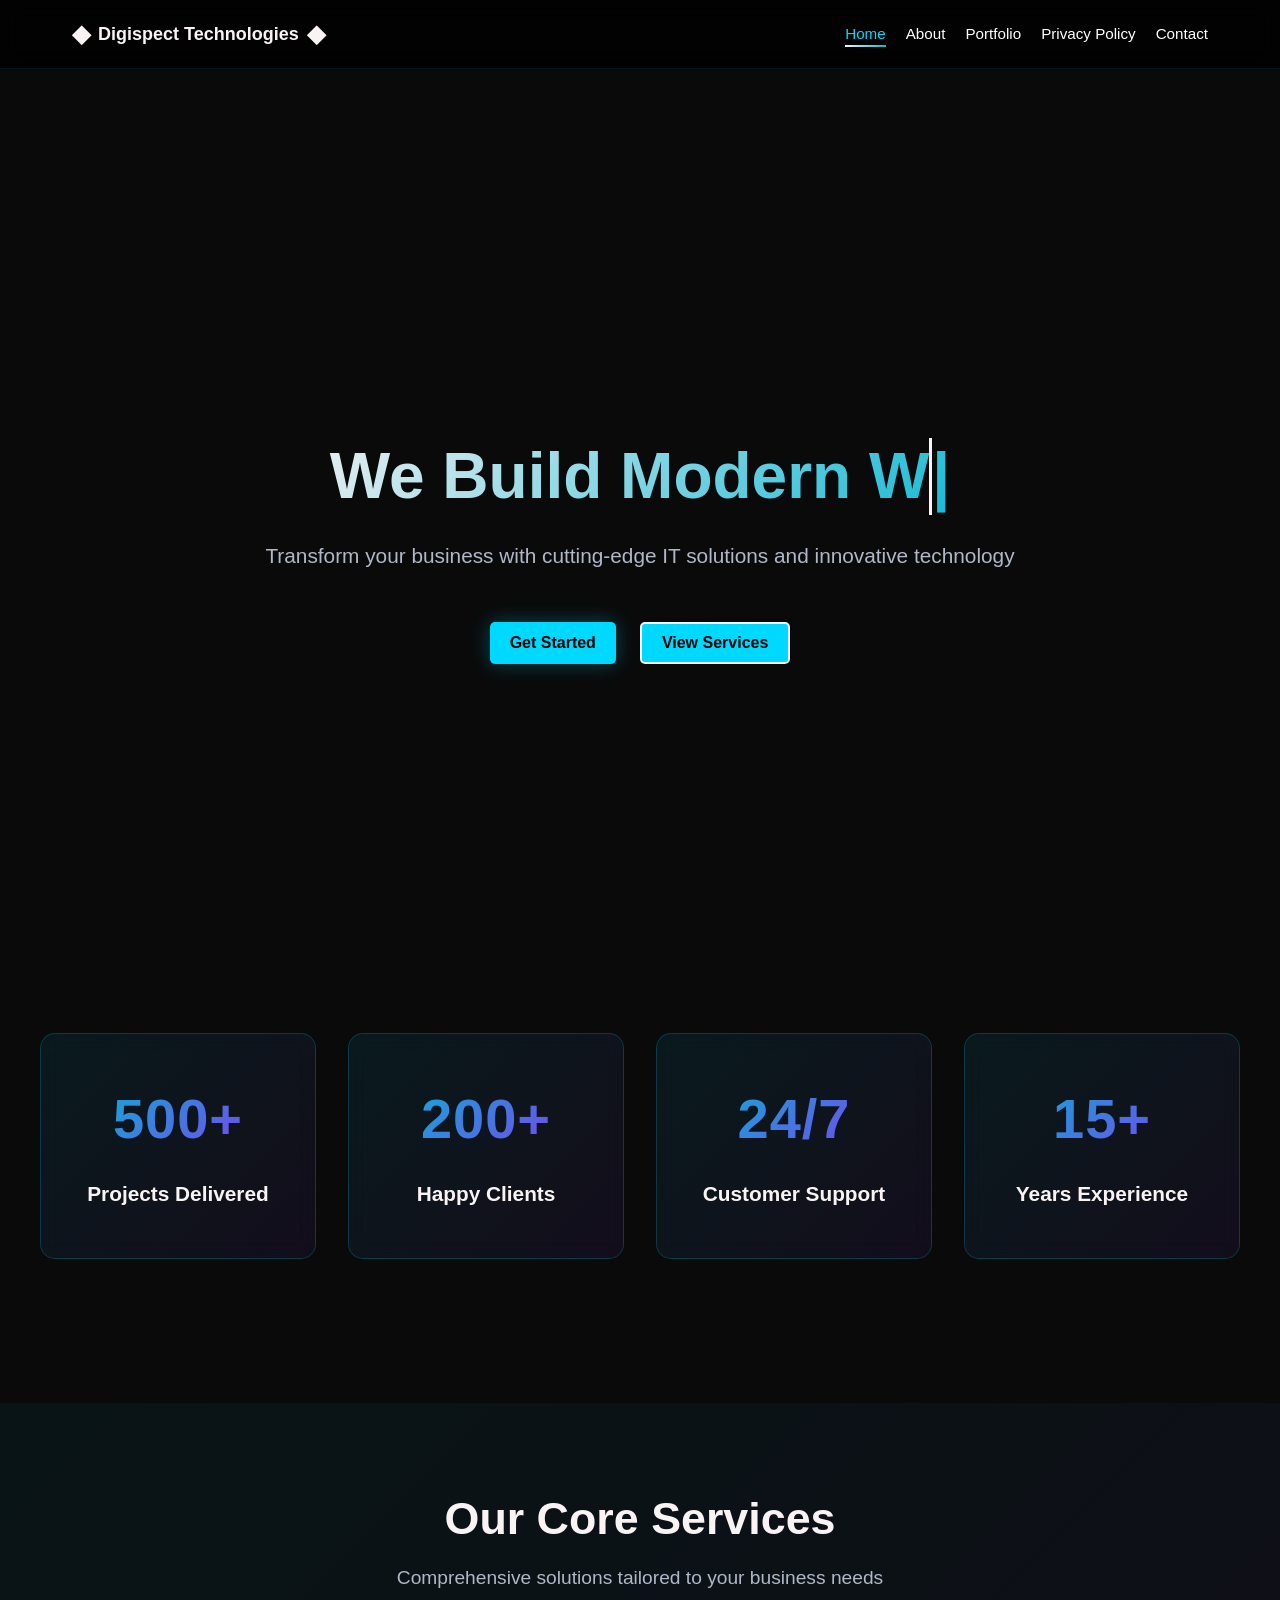
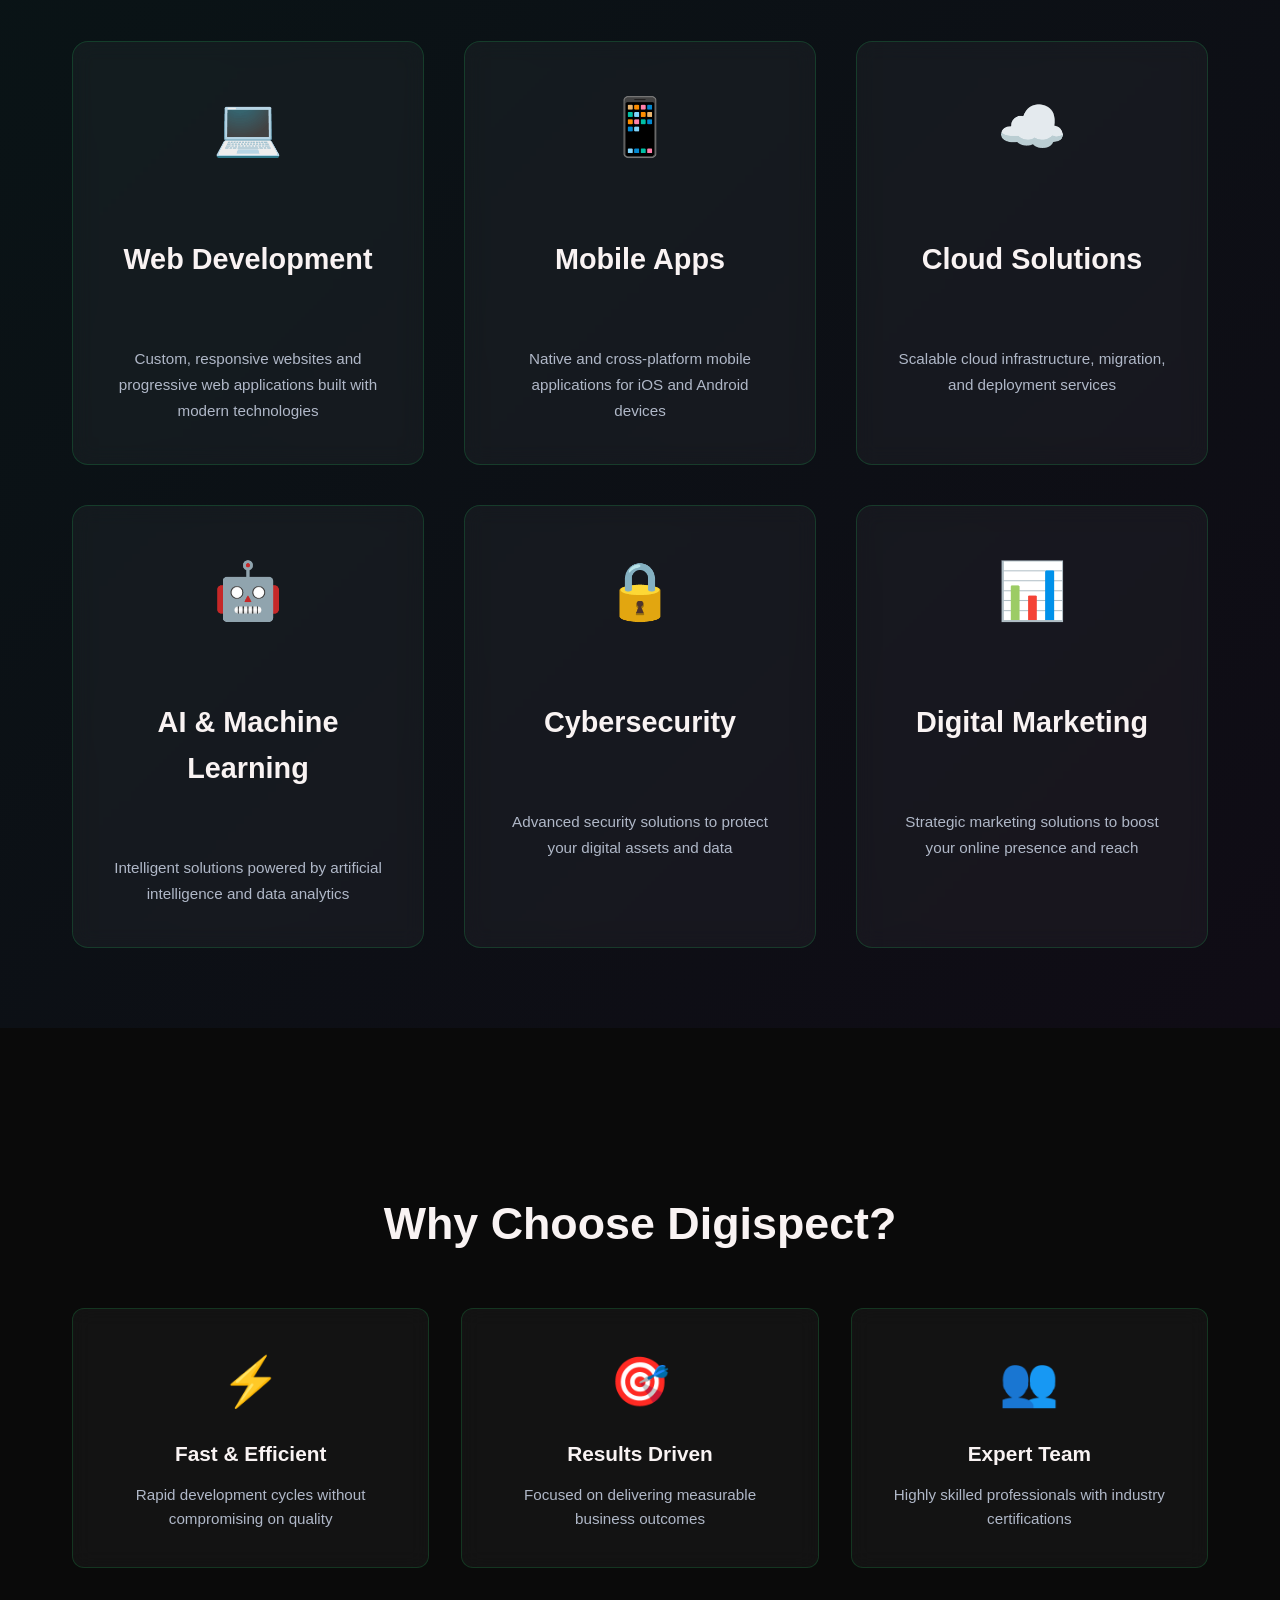
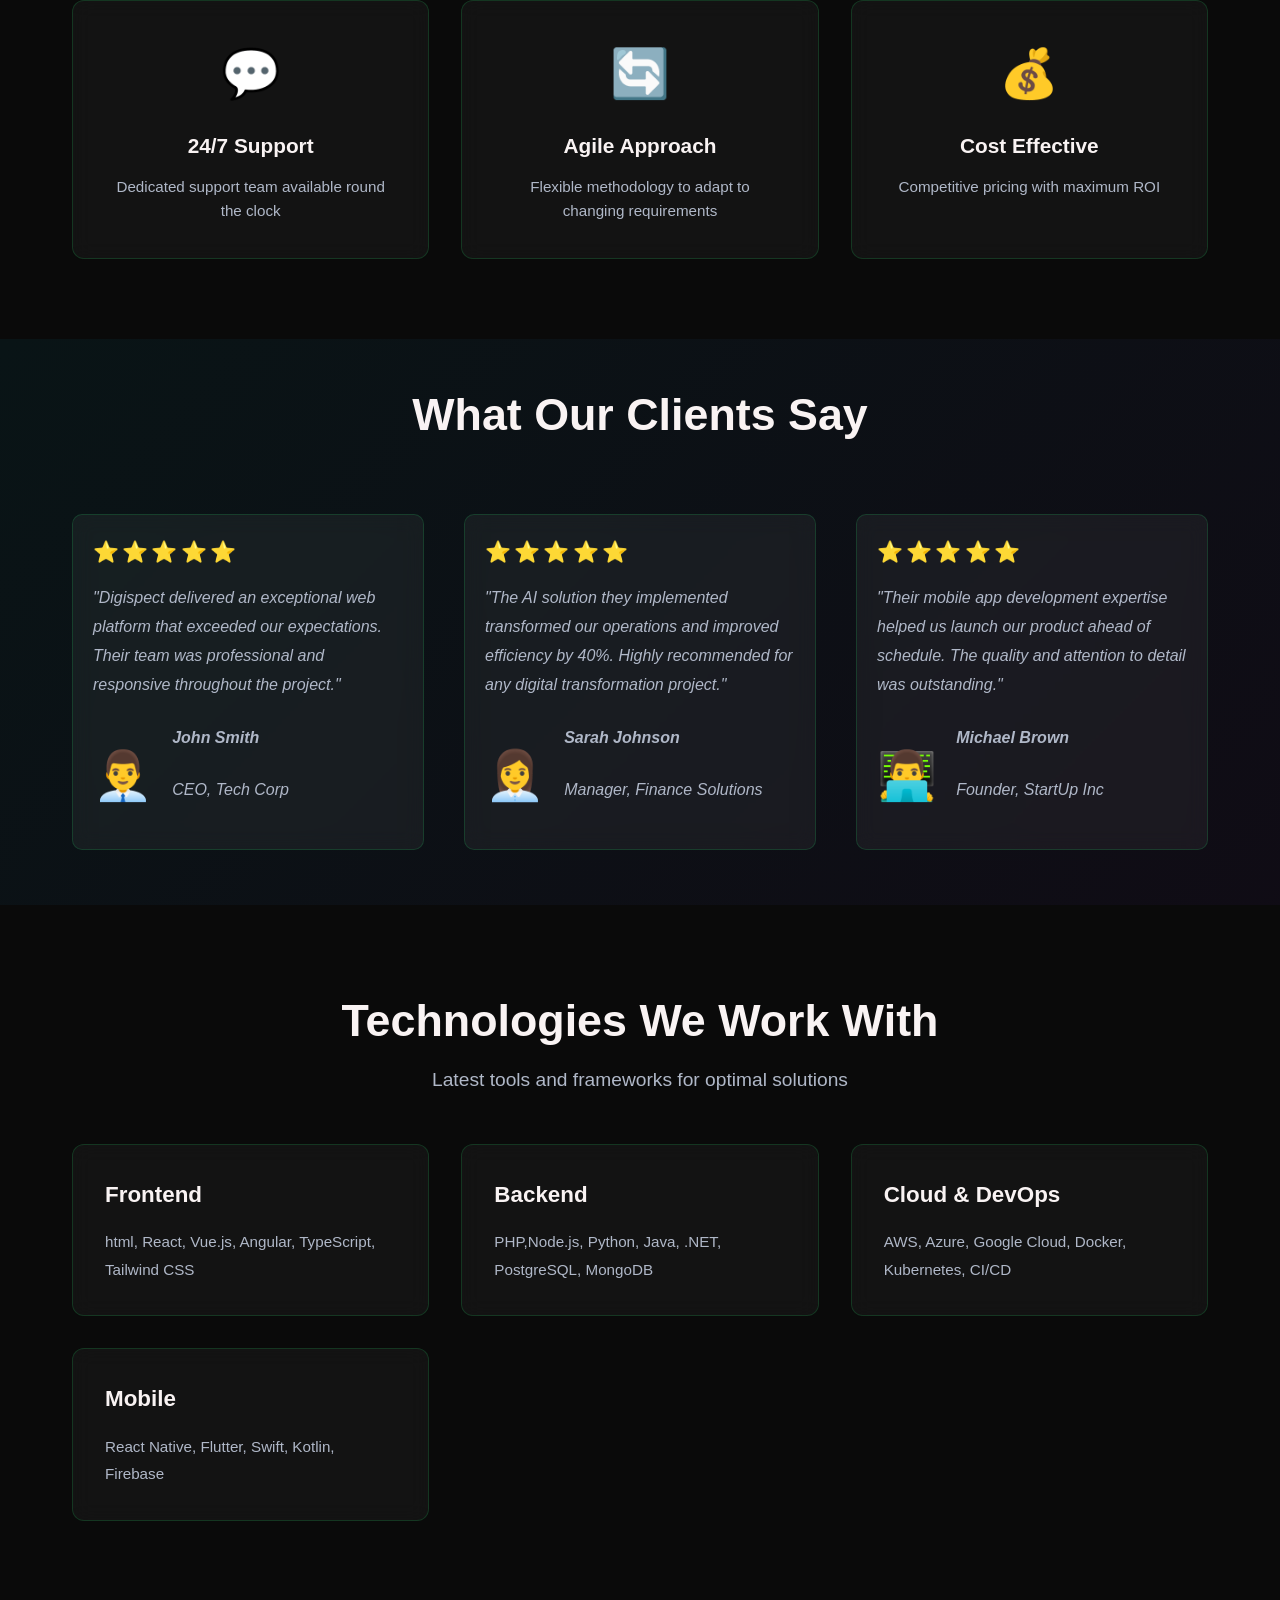
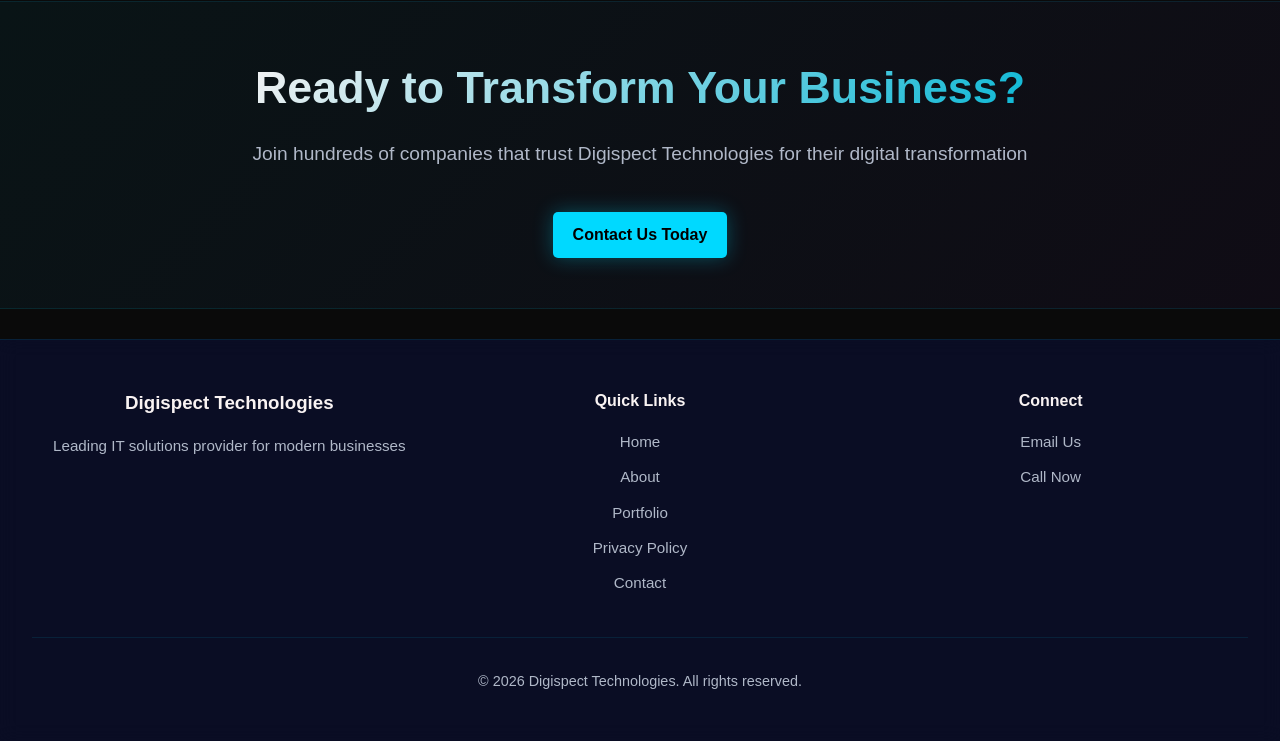
<file: index.html>
<!DOCTYPE html>
<html lang="en">
<head>
    <meta charset="UTF-8">
    <meta name="viewport" content="width=device-width, initial-scale=1.0">
    <title>Digispect Technologies </title>
    <link rel="stylesheet" href="style.css">
</head>
<body>
    <!-- Navigation Bar -->
    <nav class="navbar">
        <div class="nav-container">
            <div class="nav-logo">
                <span class="logo-icon">◆</span>
                <span class="logo-text">Digispect Technologies</span>
                  <span class="logo-icon">◆</span>
            </div>
            <ul class="nav-menu">
                <li class="nav-item"><a href="index.html" class="nav-link active">Home</a></li>
                <li class="nav-item"><a href="about.html" class="nav-link">About</a></li>      
                <li class="nav-item"><a href="portfolio.html" class="nav-link">Portfolio</a></li>
                <li class="nav-item"><a href="privacy.html" class="nav-link">Privacy Policy</a></li>
                 <li class="nav-item"><a href="contact.html" class="nav-link">Contact</a></li>
            </ul>
            <div class="hamburger">
                <span></span>
                <span></span>
                <span></span>
            </div>
        </div>
    </nav>

    <!-- Particle Background -->
    <canvas id="particleCanvas" class="particle-canvas"></canvas>

    <!-- Hero Section -->
    <section class="hero">
        <div class="hero-content">
            <div class="hero-text">
                <h1 class="hero-title">
                    <span class="typing-text"></span><span class="typing-cursor">|</span>
                </h1>
                <p class="hero-subtitle">Transform your business with cutting-edge IT solutions and innovative technology</p>
                <div class="hero-buttons">
                    <button class="btn btn-primary" onclick="document.getElementById('contact-section').scrollIntoView({behavior: 'smooth'})">Get Started</button>
                    <button class="btn btn-secondary" onclick="location.href='services.html'">View Services</button>
                </div>
            </div>
        </div>
    </section>

    <!-- Stats Section -->
    <section class="stats">
        <div class="stats-container">
            <div class="stat-card">
                <div class="stat-number">500+</div>
                <div class="stat-label">Projects Delivered</div>
            </div>
            <div class="stat-card">
                <div class="stat-number">200+</div>
                <div class="stat-label">Happy Clients</div>
            </div>
            <div class="stat-card">
                <div class="stat-number">24/7</div>
                <div class="stat-label">Customer Support</div>
            </div>
            <div class="stat-card">
                <div class="stat-number">15+</div>
                <div class="stat-label">Years Experience</div>
            </div>
        </div>
    </section>

    <!-- Featured Services Section -->
    <section class="featured-services">
        <div class="content-container">
            <h2>Our Core Services</h2>
            <p class="section-subtitle">Comprehensive solutions tailored to your business needs</p>
            <div class="services-grid">
                <div class="service-card">
                    <div class="service-icon">💻</div>
                    <h3>Web Development</h3>
                    <p>Custom, responsive websites and progressive web applications built with modern technologies</p>
                </div>
                <div class="service-card">
                    <div class="service-icon">📱</div>
                    <h3>Mobile Apps</h3>
                    <p>Native and cross-platform mobile applications for iOS and Android devices</p>
                </div>
                <div class="service-card">
                    <div class="service-icon">☁️</div>
                    <h3>Cloud Solutions</h3>
                    <p>Scalable cloud infrastructure, migration, and deployment services</p>
                </div>
                <div class="service-card">
                    <div class="service-icon">🤖</div>
                    <h3>AI & Machine Learning</h3>
                    <p>Intelligent solutions powered by artificial intelligence and data analytics</p>
                </div>
                <div class="service-card">
                    <div class="service-icon">🔒</div>
                    <h3>Cybersecurity</h3>
                    <p>Advanced security solutions to protect your digital assets and data</p>
                </div>
                <div class="service-card">
                    <div class="service-icon">📊</div>
                    <h3>Digital Marketing</h3>
                    <p>Strategic marketing solutions to boost your online presence and reach</p>
                </div>
            </div>
        </div>
    </section>

    <!-- Why Choose Us Section -->
    <section class="why-choose-us">
        <div class="content-container">
            <h2>Why Choose Digispect?</h2>
            <div class="features-grid">
                <div class="feature-item">
                    <div class="feature-icon">⚡</div>
                    <h4>Fast & Efficient</h4>
                    <p>Rapid development cycles without compromising on quality</p>
                </div>
                <div class="feature-item">
                    <div class="feature-icon">🎯</div>
                    <h4>Results Driven</h4>
                    <p>Focused on delivering measurable business outcomes</p>
                </div>
                <div class="feature-item">
                    <div class="feature-icon">👥</div>
                    <h4>Expert Team</h4>
                    <p>Highly skilled professionals with industry certifications</p>
                </div>
                <div class="feature-item">
                    <div class="feature-icon">💬</div>
                    <h4>24/7 Support</h4>
                    <p>Dedicated support team available round the clock</p>
                </div>
                <div class="feature-item">
                    <div class="feature-icon">🔄</div>
                    <h4>Agile Approach</h4>
                    <p>Flexible methodology to adapt to changing requirements</p>
                </div>
                <div class="feature-item">
                    <div class="feature-icon">💰</div>
                    <h4>Cost Effective</h4>
                    <p>Competitive pricing with maximum ROI</p>
                </div>
            </div>
        </div>
    </section>

    <!-- Testimonials Section -->
    <section class="testimonials">
        <div class="content-container">
            <h2>What Our Clients Say</h2>
            <div class="testimonials-grid">
                <div class="testimonial-card">
                    <div class="stars">⭐⭐⭐⭐⭐</div>
                    <p class="testimonial-text">"Digispect delivered an exceptional web platform that exceeded our expectations. Their team was professional and responsive throughout the project."</p>
                    <div class="testimonial-author">
                        <div class="author-avatar">👨‍💼</div>
                        <div>
                            <p class="author-name">John Smith</p>
                            <p class="author-title">CEO, Tech Corp</p>
                        </div>
                    </div>
                </div>
                <div class="testimonial-card">
                    <div class="stars">⭐⭐⭐⭐⭐</div>
                    <p class="testimonial-text">"The AI solution they implemented transformed our operations and improved efficiency by 40%. Highly recommended for any digital transformation project."</p>
                    <div class="testimonial-author">
                        <div class="author-avatar">👩‍💼</div>
                        <div>
                            <p class="author-name">Sarah Johnson</p>
                            <p class="author-title">Manager, Finance Solutions</p>
                        </div>
                    </div>
                </div>
                <div class="testimonial-card">
                    <div class="stars">⭐⭐⭐⭐⭐</div>
                    <p class="testimonial-text">"Their mobile app development expertise helped us launch our product ahead of schedule. The quality and attention to detail was outstanding."</p>
                    <div class="testimonial-author">
                        <div class="author-avatar">👨‍💻</div>
                        <div>
                            <p class="author-name">Michael Brown</p>
                            <p class="author-title">Founder, StartUp Inc</p>
                        </div>
                    </div>
                </div>
            </div>
        </div>
    </section>

    <!-- Technologies Section -->
    <section class="technologies">
        <div class="content-container">
            <h2>Technologies We Work With</h2>
            <p class="section-subtitle">Latest tools and frameworks for optimal solutions</p>
            <div class="tech-categories">
                <div class="tech-category">
                    <h4>Frontend</h4>
                    <div class="tech-list">html, React, Vue.js, Angular, TypeScript, Tailwind CSS</div>
                </div>
                <div class="tech-category">
                    <h4>Backend</h4>
                    <div class="tech-list">PHP,Node.js, Python, Java, .NET, PostgreSQL, MongoDB</div>
                </div>
                <div class="tech-category">
                    <h4>Cloud & DevOps</h4>
                    <div class="tech-list">AWS, Azure, Google Cloud, Docker, Kubernetes, CI/CD</div>
                </div>
                <div class="tech-category">
                    <h4>Mobile</h4>
                    <div class="tech-list">React Native, Flutter, Swift, Kotlin, Firebase</div>
                </div>
            </div>
        </div>
    </section>

    <!-- Call to Action Section -->
    <section class="cta" id="contact-section">
        <div class="cta-content">
            <h2>Ready to Transform Your Business?</h2>
            <p>Join hundreds of companies that trust Digispect Technologies for their digital transformation</p>
            <a href="contact.html" class="btn btn-primary">Contact Us Today</a>
        </div>
    </section>

    <!-- Footer -->
    <footer class="footer">
        <div class="footer-content">
            <div class="footer-section">
                <h3>Digispect Technologies</h3>
                <p>Leading IT solutions provider for modern businesses</p>
            </div>
            <div class="footer-section">
                <h4>Quick Links</h4>
                <ul>
                    <li><a href="index.html">Home</a></li>
                    <li><a href="about.html">About</a></li>
                    <li><a href="portfolio.html">Portfolio</a></li>
                    <li><a href="privacy.html">Privacy Policy</a></li>
                      <li><a href="contact.html">Contact</a></li>
                </ul>
            </div>
        
            <div class="footer-section">
                <h4>Connect</h4>
                <ul>
                    <li><a href="mailto:info@digispect.com">Email Us</a></li>
                    <li><a href="tel:+1234567890">Call Now</a></li>
                   
                </ul>
            </div>
        </div>
        <div class="footer-bottom">
            <p>&copy; 2026 Digispect Technologies. All rights reserved.</p>
        </div>
    </footer>

    <script src="script.js"></script>
</body>
</html>
</file>
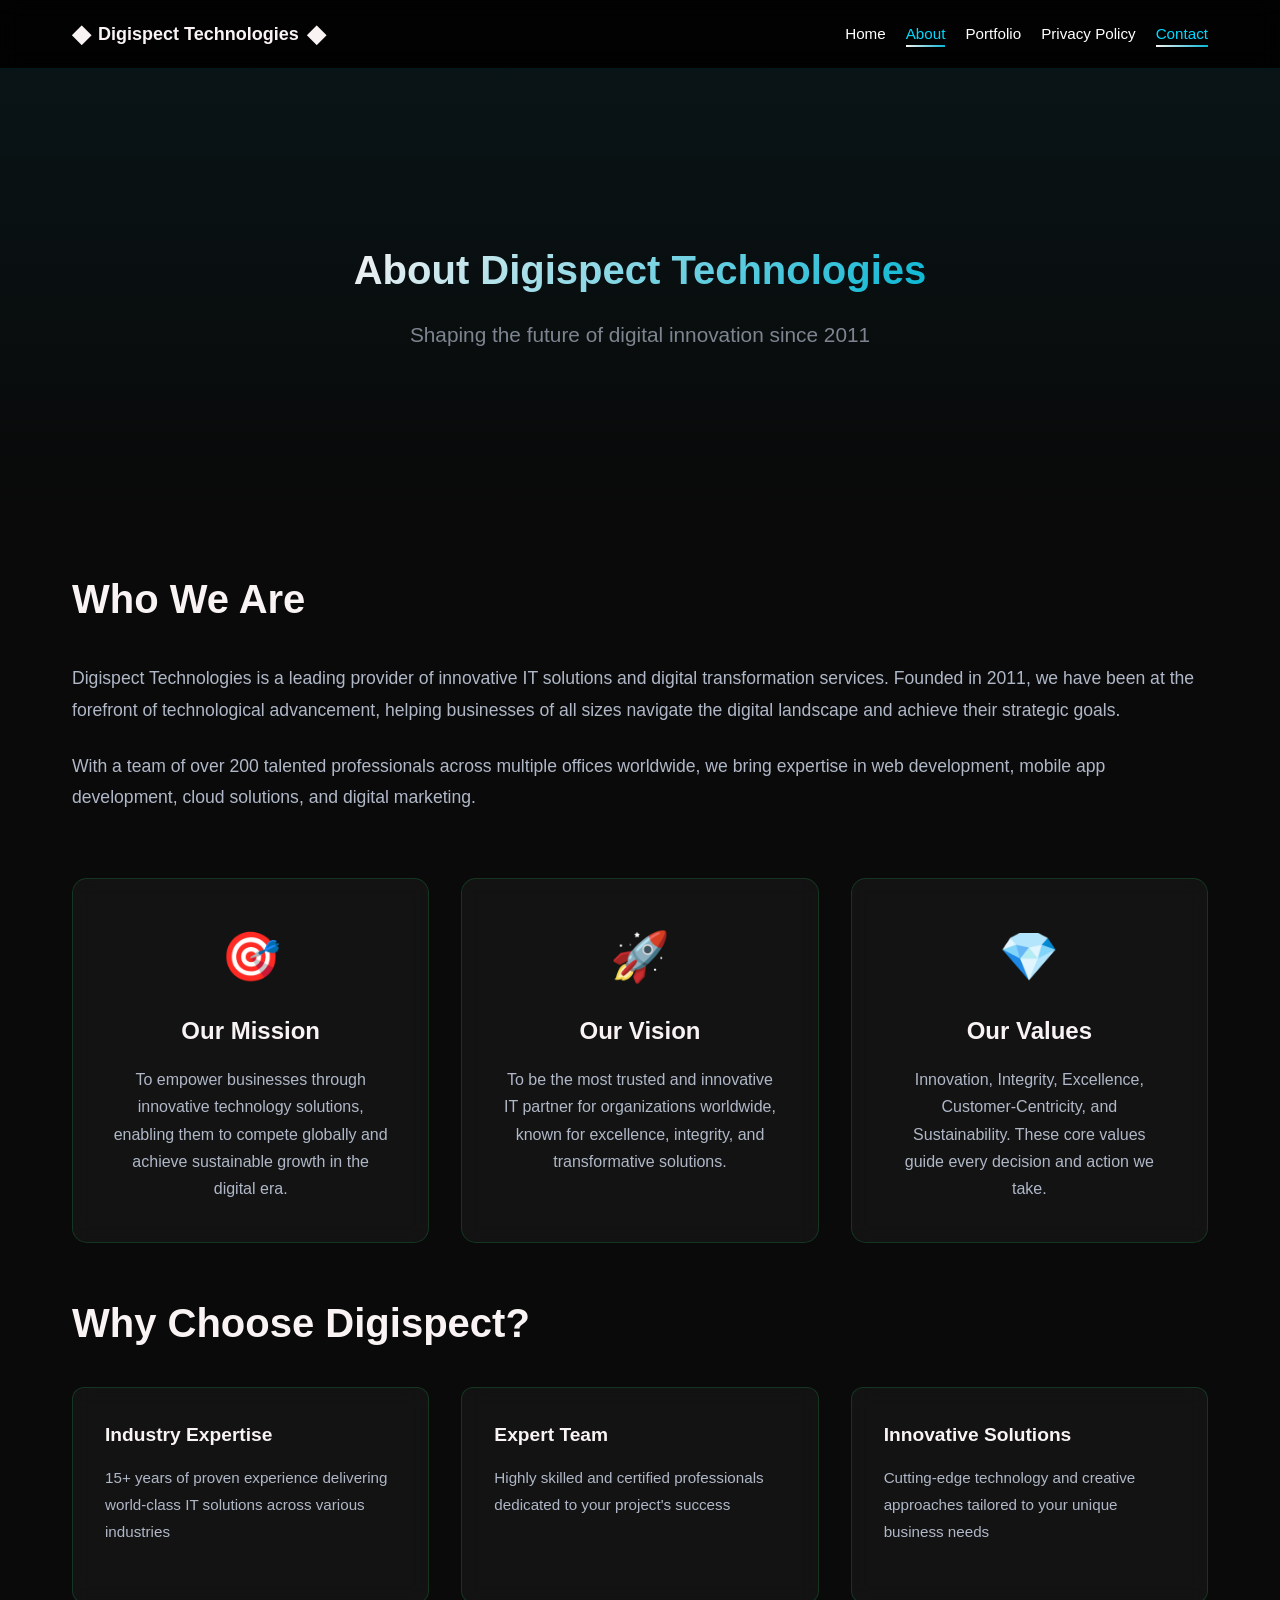
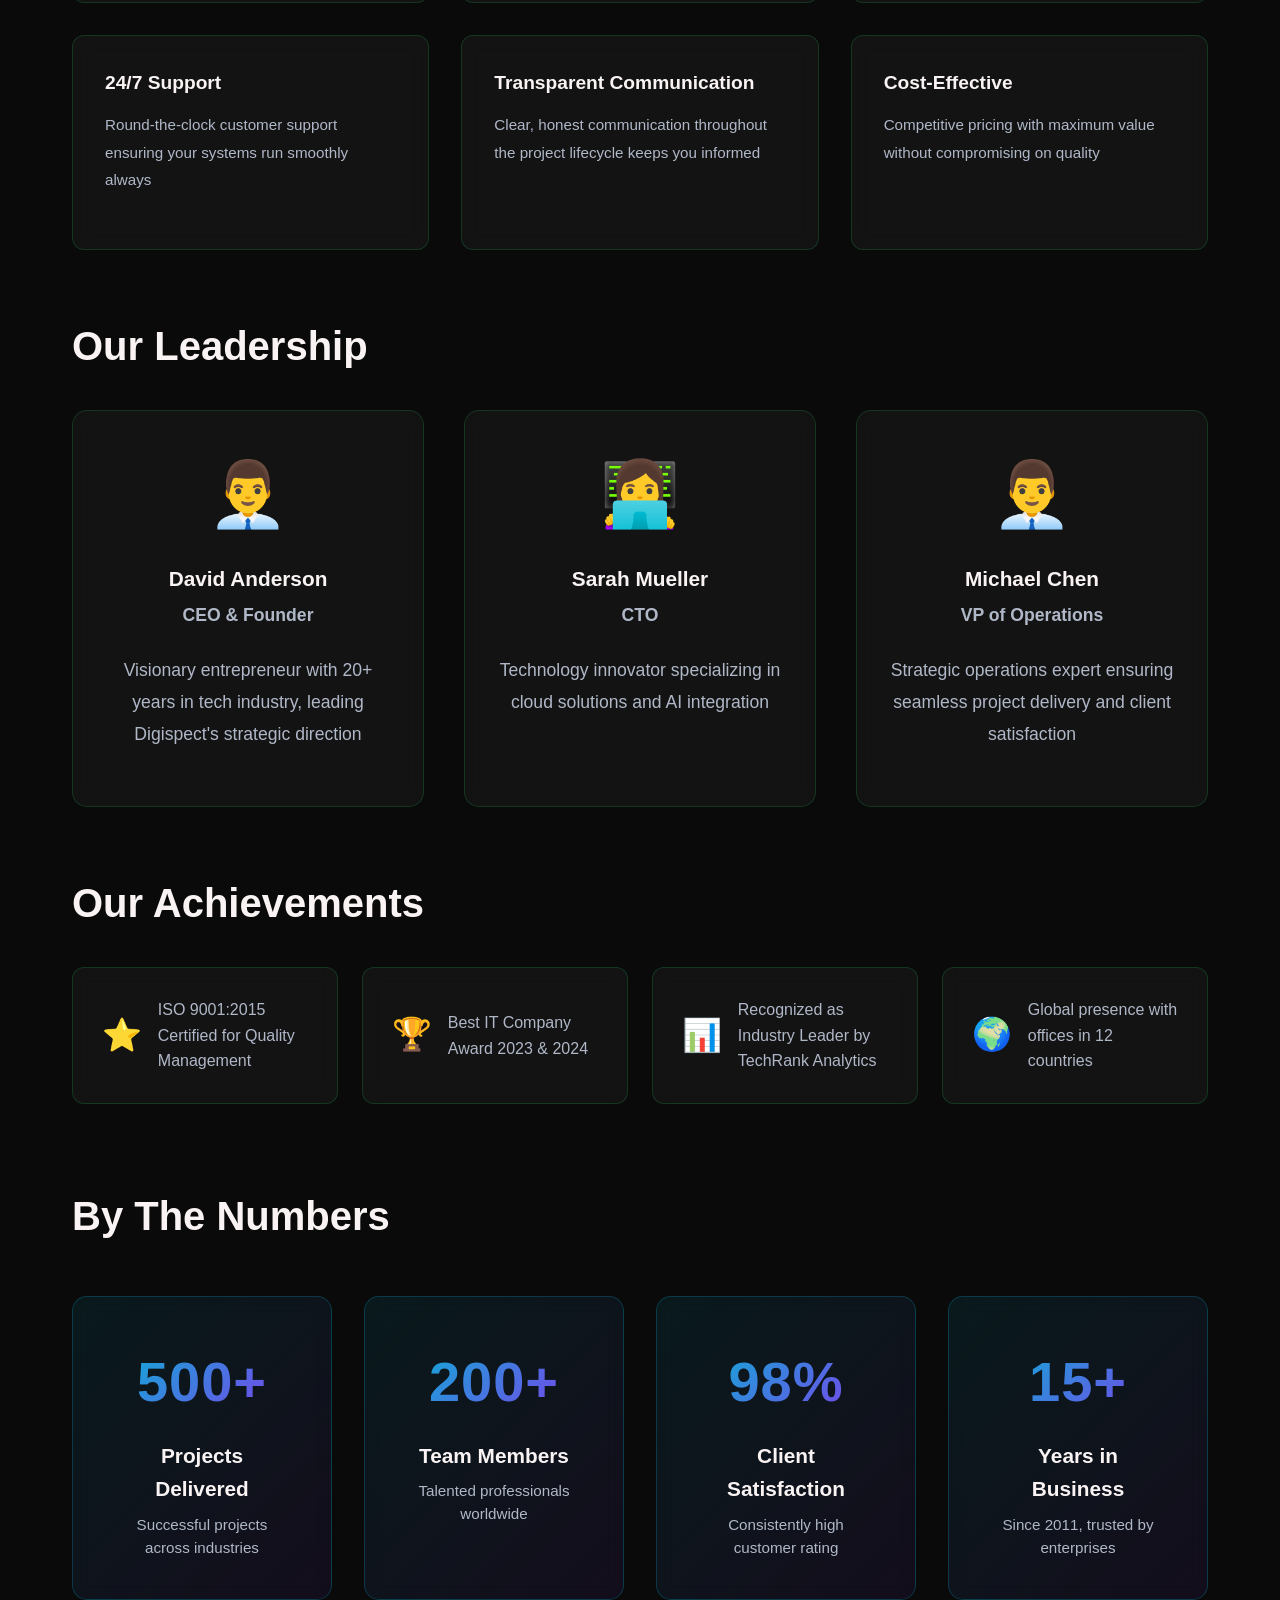
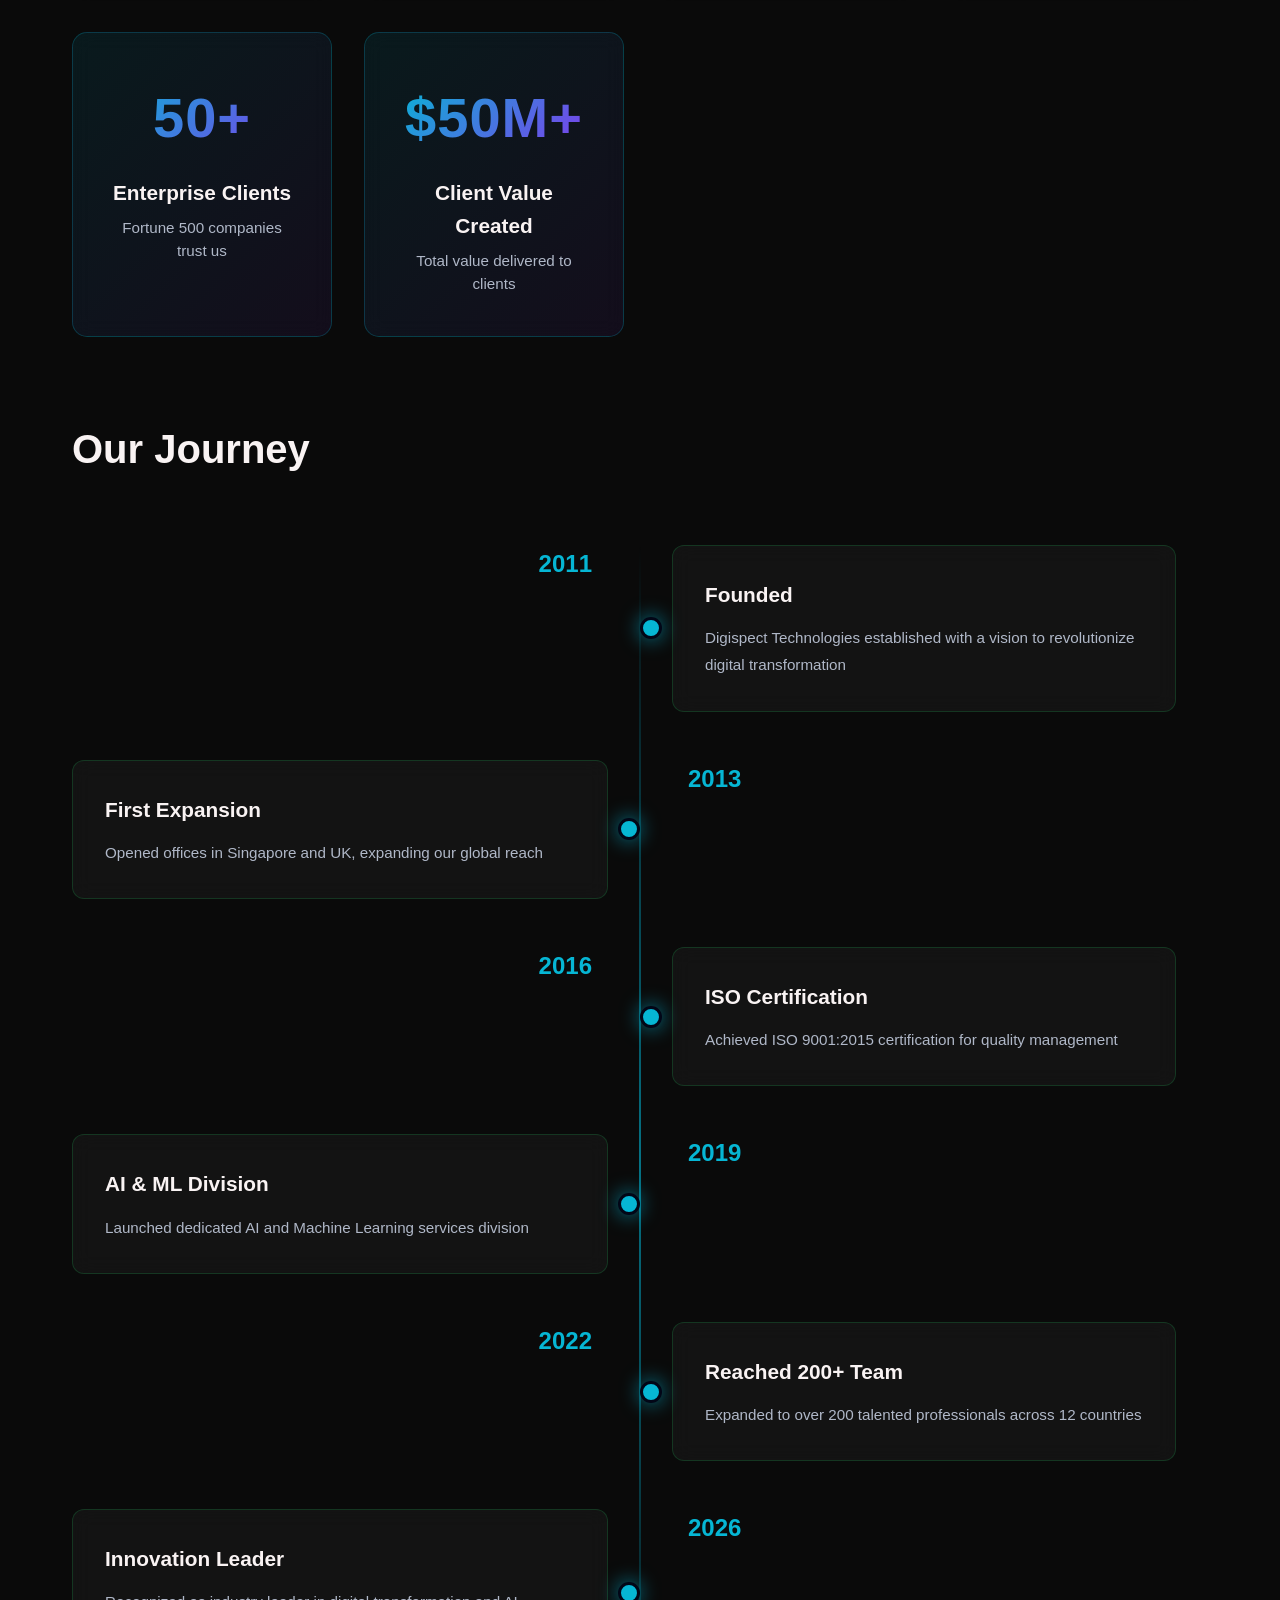
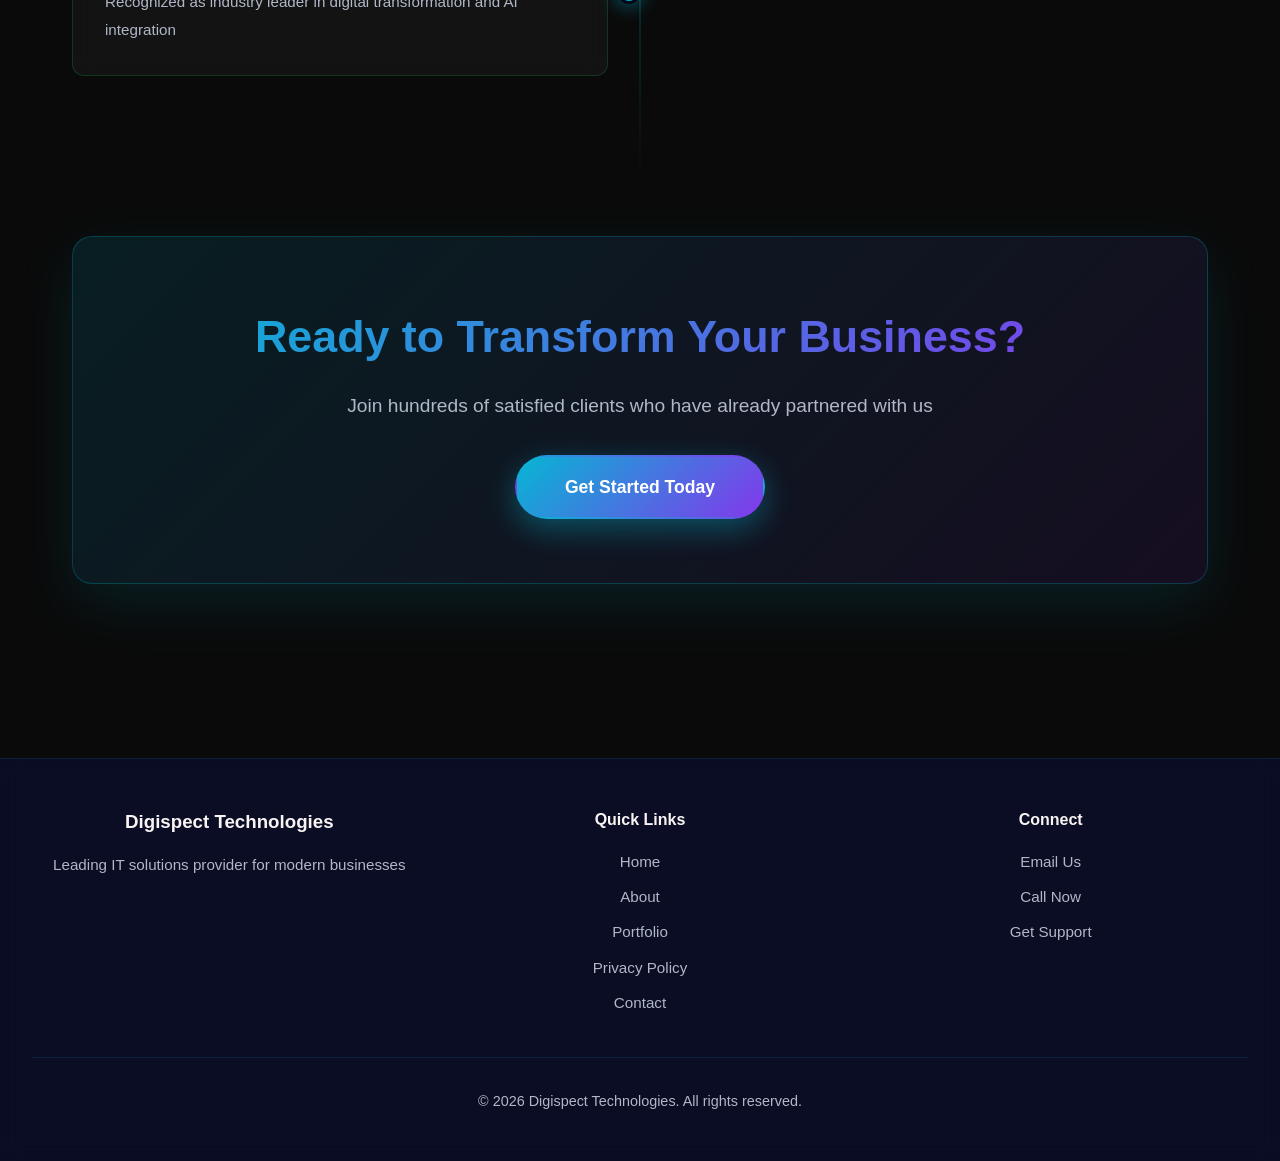
<file: about.html>
<!DOCTYPE html>
<html lang="en">
<head>
    <meta charset="UTF-8">
    <meta name="viewport" content="width=device-width, initial-scale=1.0">
    <title>About Us - Digispect Technologies</title>
    <link rel="stylesheet" href="style.css">
</head>
<body>
    <!-- Navigation Bar -->
    <nav class="navbar">
        <div class="nav-container">
            <div class="nav-logo">
                <span class="logo-icon">◆</span>
                <span class="logo-text">Digispect Technologies</span>
                 <span class="logo-icon">◆</span>
            </div>
            <ul class="nav-menu">
                <li class="nav-item"><a href="index.html" class="nav-link">Home</a></li>
                <li class="nav-item"><a href="about.html" class="nav-link active">About</a></li>
                <li class="nav-item"><a href="portfolio.html" class="nav-link">Portfolio</a></li>
                <li class="nav-item"><a href="privacy.html" class="nav-link">Privacy Policy</a></li>
                <li class="nav-item"><a href="contact.html" class="nav-link active">Contact</a></li>
            </ul>
            <div class="hamburger">
                <span></span>
                <span></span>
                <span></span>
            </div>
        </div>
    </nav>

    <!-- Particle Background -->
    <canvas id="particleCanvas" class="particle-canvas"></canvas>

    <!-- About Hero -->
    <section class="page-hero">
        <div class="page-hero-content">
            <h1>About Digispect Technologies</h1>
            <p>Shaping the future of digital innovation since 2011</p>
        </div>
    </section>

    <!-- About Content -->
    <section class="about-content">
        <div class="content-container">
            <div class="about-section">
                <h2>Who We Are</h2>
                <p>
                    Digispect Technologies is a leading provider of innovative IT solutions and digital transformation services. 
                    Founded in 2011, we have been at the forefront of technological advancement, helping businesses of all sizes 
                    navigate the digital landscape and achieve their strategic goals.
                </p>
                <p>
                    With a team of over 200 talented professionals across multiple offices worldwide, we bring expertise in web development, 
                    mobile app development, cloud solutions, and digital marketing.
                </p>
            </div>

            <!-- Mission, Vision, Values -->
            <div class="mvv-container">
                <div class="mvv-card">
                    <div class="mvv-icon">🎯</div>
                    <h3>Our Mission</h3>
                    <p>
                        To empower businesses through innovative technology solutions, enabling them to compete globally 
                        and achieve sustainable growth in the digital era.
                    </p>
                </div>
                <div class="mvv-card">
                    <div class="mvv-icon">🚀</div>
                    <h3>Our Vision</h3>
                    <p>
                        To be the most trusted and innovative IT partner for organizations worldwide, known for excellence, 
                        integrity, and transformative solutions.
                    </p>
                </div>
                <div class="mvv-card">
                    <div class="mvv-icon">💎</div>
                    <h3>Our Values</h3>
                    <p>
                        Innovation, Integrity, Excellence, Customer-Centricity, and Sustainability. These core values guide 
                        every decision and action we take.
                    </p>
                </div>
            </div>

            <!-- Why Choose Us -->
            <div class="about-section">
                <h2>Why Choose Digispect?</h2>
                <div class="benefits-grid">
                    <div class="benefit-item">
                        <h4>Industry Expertise</h4>
                        <p>15+ years of proven experience delivering world-class IT solutions across various industries</p>
                    </div>
                    <div class="benefit-item">
                        <h4>Expert Team</h4>
                        <p>Highly skilled and certified professionals dedicated to your project's success</p>
                    </div>
                    <div class="benefit-item">
                        <h4>Innovative Solutions</h4>
                        <p>Cutting-edge technology and creative approaches tailored to your unique business needs</p>
                    </div>
                    <div class="benefit-item">
                        <h4>24/7 Support</h4>
                        <p>Round-the-clock customer support ensuring your systems run smoothly always</p>
                    </div>
                    <div class="benefit-item">
                        <h4>Transparent Communication</h4>
                        <p>Clear, honest communication throughout the project lifecycle keeps you informed</p>
                    </div>
                    <div class="benefit-item">
                        <h4>Cost-Effective</h4>
                        <p>Competitive pricing with maximum value without compromising on quality</p>
                    </div>
                </div>
            </div>

            <!-- Team Section -->
            <div class="about-section">
                <h2>Our Leadership</h2>
                <div class="team-grid">
                    <div class="team-member">
                        <div class="member-avatar">👨‍💼</div>
                        <h4>David Anderson</h4>
                        <p class="member-title">CEO & Founder</p>
                        <p class="member-bio">Visionary entrepreneur with 20+ years in tech industry, leading Digispect's strategic direction</p>
                    </div>
                    <div class="team-member">
                        <div class="member-avatar">👩‍💻</div>
                        <h4>Sarah Mueller</h4>
                        <p class="member-title">CTO</p>
                        <p class="member-bio">Technology innovator specializing in cloud solutions and AI integration</p>
                    </div>
                    <div class="team-member">
                        <div class="member-avatar">👨‍💼</div>
                        <h4>Michael Chen</h4>
                        <p class="member-title">VP of Operations</p>
                        <p class="member-bio">Strategic operations expert ensuring seamless project delivery and client satisfaction</p>
                    </div>
                </div>
            </div>

            <!-- Achievements -->
            <div class="about-section">
                <h2>Our Achievements</h2>
                <div class="achievements-list">
                    <div class="achievement">
                        <span class="achievement-icon">⭐</span>
                        <span>ISO 9001:2015 Certified for Quality Management</span>
                    </div>
                    <div class="achievement">
                        <span class="achievement-icon">🏆</span>
                        <span>Best IT Company Award 2023 & 2024</span>
                    </div>
                    <div class="achievement">
                        <span class="achievement-icon">📊</span>
                        <span>Recognized as Industry Leader by TechRank Analytics</span>
                    </div>
                    <div class="achievement">
                        <span class="achievement-icon">🌍</span>
                        <span>Global presence with offices in 12 countries</span>
                    </div>
                </div>
            </div>

            <!-- Statistics Section -->
            <div class="about-section stats-section">
                <h2>By The Numbers</h2>
                <div class="stats-grid">
                    <div class="stat-card">
                        <div class="stat-number">500+</div>
                        <div class="stat-label">Projects Delivered</div>
                        <div class="stat-description">Successful projects across industries</div>
                    </div>
                    <div class="stat-card">
                        <div class="stat-number">200+</div>
                        <div class="stat-label">Team Members</div>
                        <div class="stat-description">Talented professionals worldwide</div>
                    </div>
                    <div class="stat-card">
                        <div class="stat-number">98%</div>
                        <div class="stat-label">Client Satisfaction</div>
                        <div class="stat-description">Consistently high customer rating</div>
                    </div>
                    <div class="stat-card">
                        <div class="stat-number">15+</div>
                        <div class="stat-label">Years in Business</div>
                        <div class="stat-description">Since 2011, trusted by enterprises</div>
                    </div>
                    <div class="stat-card">
                        <div class="stat-number">50+</div>
                        <div class="stat-label">Enterprise Clients</div>
                        <div class="stat-description">Fortune 500 companies trust us</div>
                    </div>
                    <div class="stat-card">
                        <div class="stat-number">$50M+</div>
                        <div class="stat-label">Client Value Created</div>
                        <div class="stat-description">Total value delivered to clients</div>
                    </div>
                </div>
            </div>

            <!-- Journey Timeline Section -->
            <div class="about-section timeline-section">
                <h2>Our Journey</h2>
                <div class="timeline">
                    <div class="timeline-item">
                        <div class="timeline-marker">2011</div>
                        <div class="timeline-content">
                            <h4>Founded</h4>
                            <p>Digispect Technologies established with a vision to revolutionize digital transformation</p>
                        </div>
                    </div>
                    <div class="timeline-item">
                        <div class="timeline-marker">2013</div>
                        <div class="timeline-content">
                            <h4>First Expansion</h4>
                            <p>Opened offices in Singapore and UK, expanding our global reach</p>
                        </div>
                    </div>
                    <div class="timeline-item">
                        <div class="timeline-marker">2016</div>
                        <div class="timeline-content">
                            <h4>ISO Certification</h4>
                            <p>Achieved ISO 9001:2015 certification for quality management</p>
                        </div>
                    </div>
                    <div class="timeline-item">
                        <div class="timeline-marker">2019</div>
                        <div class="timeline-content">
                            <h4>AI & ML Division</h4>
                            <p>Launched dedicated AI and Machine Learning services division</p>
                        </div>
                    </div>
                    <div class="timeline-item">
                        <div class="timeline-marker">2022</div>
                        <div class="timeline-content">
                            <h4>Reached 200+ Team</h4>
                            <p>Expanded to over 200 talented professionals across 12 countries</p>
                        </div>
                    </div>
                    <div class="timeline-item">
                        <div class="timeline-marker">2026</div>
                        <div class="timeline-content">
                            <h4>Innovation Leader</h4>
                            <p>Recognized as industry leader in digital transformation and AI integration</p>
                        </div>
                    </div>
                </div>
            </div>

            <!-- Contact CTA Section -->
            <div class="about-section cta-section">
                <h2>Ready to Transform Your Business?</h2>
                <p>Join hundreds of satisfied clients who have already partnered with us</p>
                <a href="contact.html" class="cta-button">Get Started Today</a>
            </div>
        </div>
    </section>

    <!-- Footer -->
    <footer class="footer">
        <div class="footer-content">
            <div class="footer-section">
                <h3>Digispect Technologies</h3>
                <p>Leading IT solutions provider for modern businesses</p>
            </div>
            <div class="footer-section">
                <h4>Quick Links</h4>
                <ul>
                    <li><a href="index.html">Home</a></li>
                    <li><a href="about.html">About</a></li>
                    <li><a href="portfolio.html">Portfolio</a></li>
                    <li><a href="privacy.html">Privacy Policy</a></li>
                     <li><a href="contact.html">Contact</a></li>
                </ul>
            </div>
            
            <div class="footer-section">
                <h4>Connect</h4>
                <ul>
                    <li><a href="mailto:info@digispect.com">Email Us</a></li>
                    <li><a href="tel:+1234567890">Call Now</a></li>
                    <li><a href="contact.html">Get Support</a></li>
                </ul>
            </div>
        </div>
        <div class="footer-bottom">
            <p>&copy; 2026 Digispect Technologies. All rights reserved.</p>
        </div>
    </footer>

    <script src="script.js"></script>
</body>
</html>
</file>
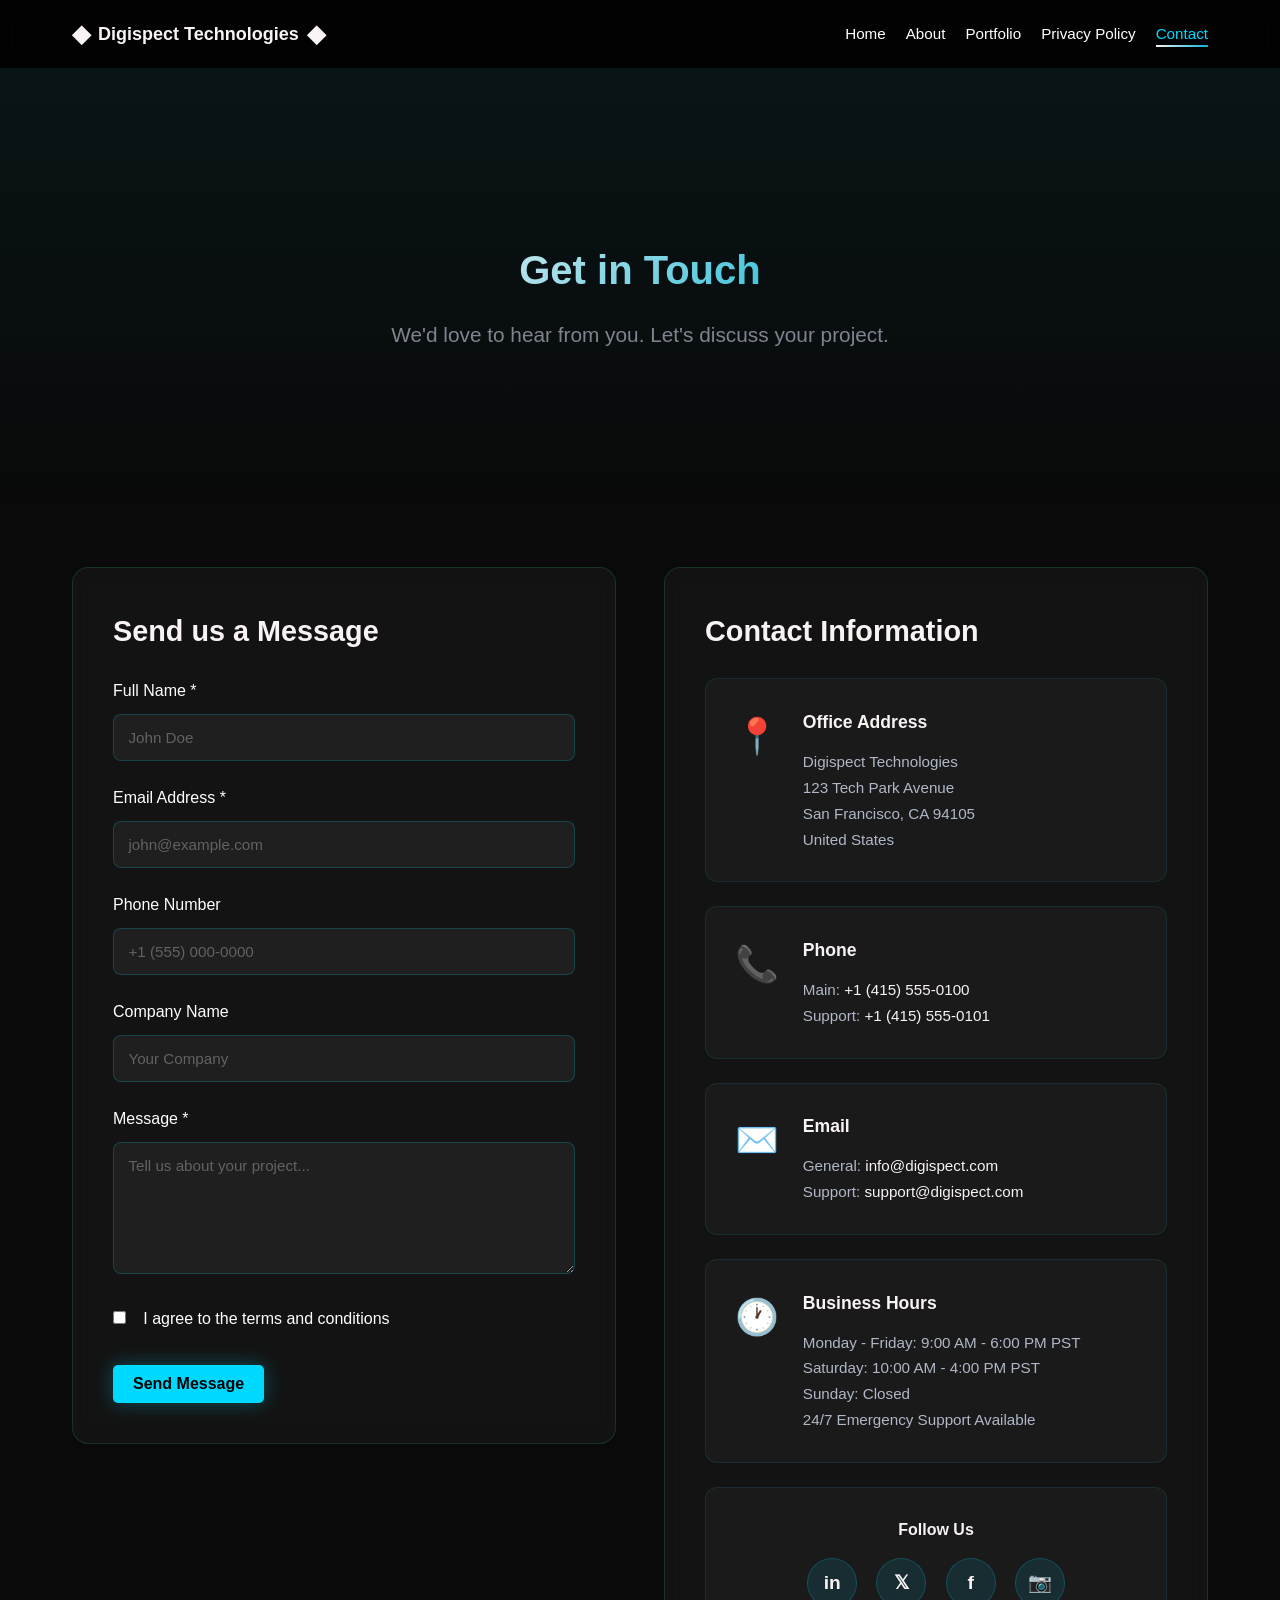
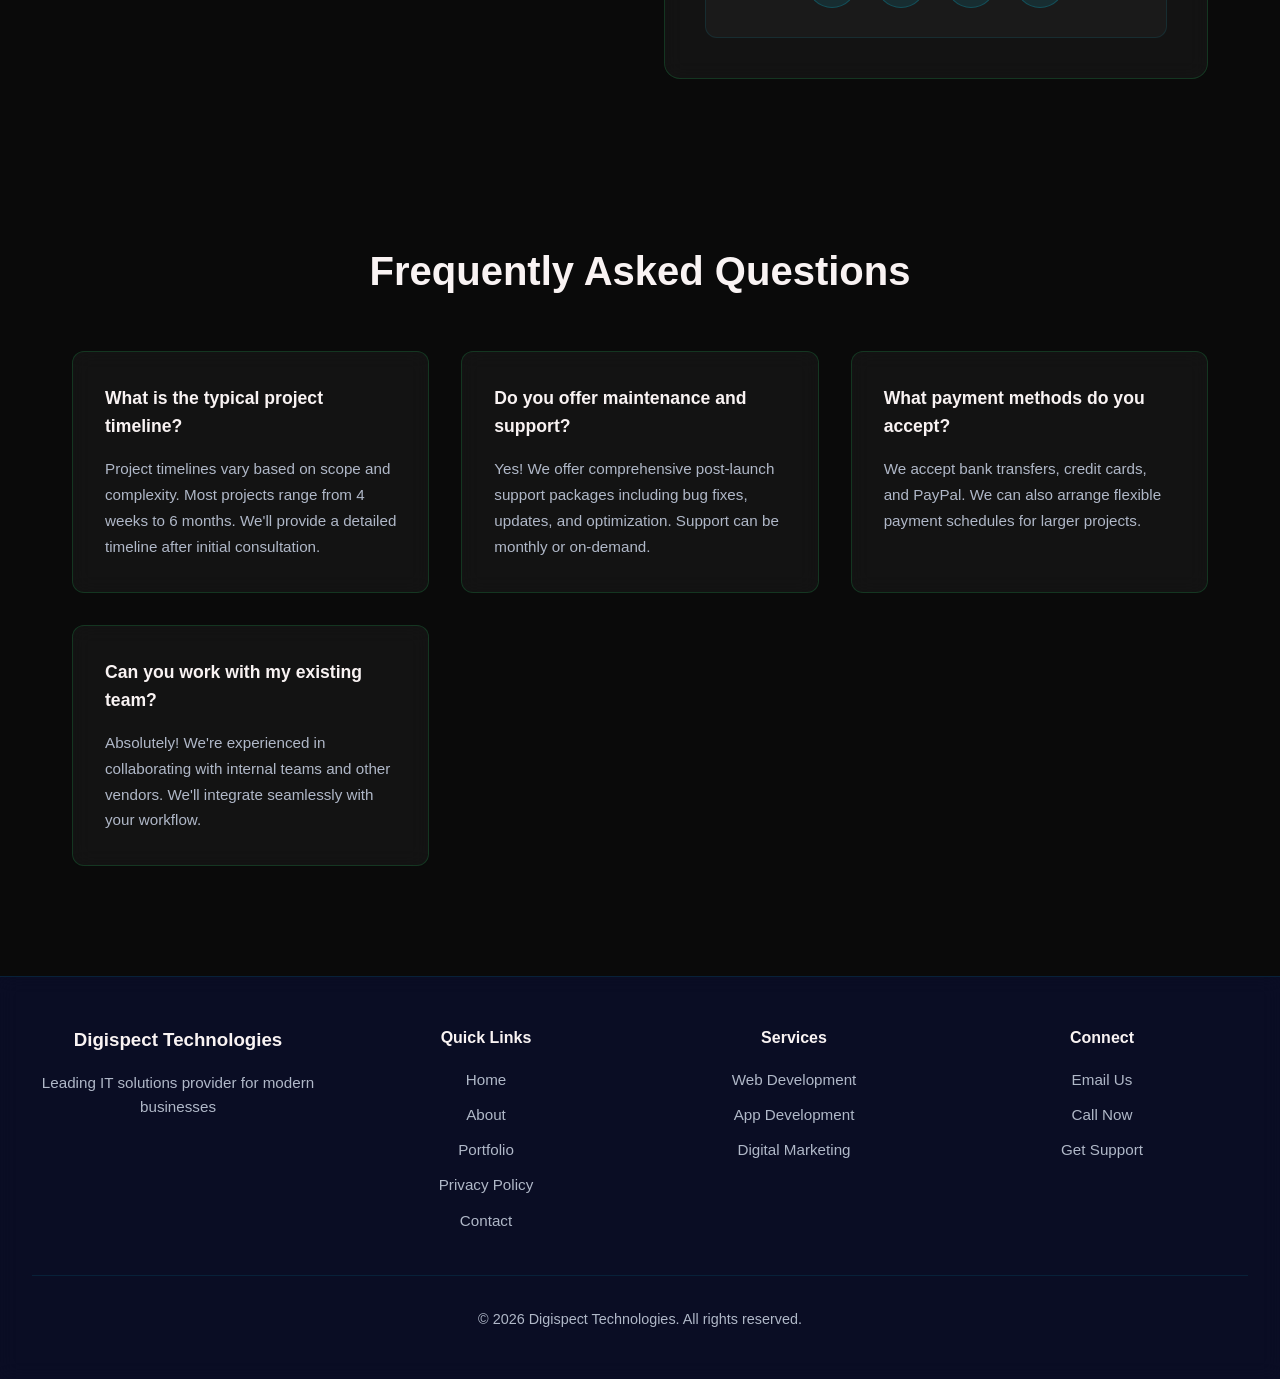
<file: contact.html>
<!DOCTYPE html>
<html lang="en">
<head>
    <meta charset="UTF-8">
    <meta name="viewport" content="width=device-width, initial-scale=1.0">
    <title>Contact Us - Digispect Technologies</title>
    <link rel="stylesheet" href="style.css">
</head>
<body>
    <!-- Navigation Bar -->
    <nav class="navbar">
        <div class="nav-container">
            <div class="nav-logo">
                <span class="logo-icon">◆</span>
                <span class="logo-text">Digispect Technologies</span>
                 <span class="logo-icon">◆</span>
            </div>
            <ul class="nav-menu">
                <li class="nav-item"><a href="index.html" class="nav-link">Home</a></li>
                <li class="nav-item"><a href="about.html" class="nav-link">About</a></li>
                <li class="nav-item"><a href="portfolio.html" class="nav-link">Portfolio</a></li>
                <li class="nav-item"><a href="privacy.html" class="nav-link">Privacy Policy</a></li>
                <li class="nav-item"><a href="contact.html" class="nav-link active">Contact</a></li>
            </ul>
            <div class="hamburger">
                <span></span>
                <span></span>
                <span></span>
            </div>
        </div>
    </nav>

    <!-- Particle Background -->
    <canvas id="particleCanvas" class="particle-canvas"></canvas>

    <!-- Contact Hero -->
    <section class="page-hero">
        <div class="page-hero-content">
            <h1>Get in Touch</h1>
            <p>We'd love to hear from you. Let's discuss your project.</p>
        </div>
    </section>

    <!-- Contact Section -->
    <section class="contact-section">
        <div class="content-container">
            <div class="contact-wrapper">
                <!-- Contact Form -->
                <div class="contact-form-container">
                    <h2>Send us a Message</h2>
                    <form class="contact-form" id="contactForm">
                        <div class="form-group">
                            <label for="name">Full Name *</label>
                            <input type="text" id="name" name="name" placeholder="John Doe" required>
                            <span class="error-message" id="nameError"></span>
                        </div>

                        <div class="form-group">
                            <label for="email">Email Address *</label>
                            <input type="email" id="email" name="email" placeholder="john@example.com" required>
                            <span class="error-message" id="emailError"></span>
                        </div>

                        <div class="form-group">
                            <label for="phone">Phone Number</label>
                            <input type="tel" id="phone" name="phone" placeholder="+1 (555) 000-0000">
                        </div>

                        <div class="form-group">
                            <label for="company">Company Name</label>
                            <input type="text" id="company" name="company" placeholder="Your Company">
                        </div>

                        

                        <div class="form-group">
                            <label for="message">Message *</label>
                            <textarea id="message" name="message" placeholder="Tell us about your project..." rows="6" required></textarea>
                            <span class="error-message" id="messageError"></span>
                        </div>

                        <div class="form-group">
                            <label class="checkbox">
                                <input type="checkbox" name="terms" required>
                                I agree to the terms and conditions
                            </label>
                        </div>

                        <button type="submit" class="btn btn-primary">Send Message</button>
                        <div class="form-message" id="formMessage"></div>
                    </form>
                </div>

                <!-- Contact Information -->
                <div class="contact-info-container">
                    <h2>Contact Information</h2>

                    <div class="info-card">
                        <div class="info-icon">📍</div>
                        <div class="info-content">
                            <h4>Office Address</h4>
                            <p>
                                Digispect Technologies<br>
                                123 Tech Park Avenue<br>
                                San Francisco, CA 94105<br>
                                United States
                            </p>
                        </div>
                    </div>

                    <div class="info-card">
                        <div class="info-icon">📞</div>
                        <div class="info-content">
                            <h4>Phone</h4>
                            <p>
                                Main: <a href="tel:+14155550100">+1 (415) 555-0100</a><br>
                                Support: <a href="tel:+14155550101">+1 (415) 555-0101</a><br>
                                
                            </p>
                        </div>
                    </div>

                    <div class="info-card">
                        <div class="info-icon">✉️</div>
                        <div class="info-content">
                            <h4>Email</h4>
                            <p>
                                General: <a href="mailto:info@digispect.com">info@digispect.com</a><br>
                               
                                Support: <a href="mailto:support@digispect.com">support@digispect.com</a>
                            </p>
                        </div>
                    </div>

                    <div class="info-card">
                        <div class="info-icon">🕐</div>
                        <div class="info-content">
                            <h4>Business Hours</h4>
                            <p>
                                Monday - Friday: 9:00 AM - 6:00 PM PST<br>
                                Saturday: 10:00 AM - 4:00 PM PST<br>
                                Sunday: Closed<br>
                                24/7 Emergency Support Available
                            </p>
                        </div>
                    </div>

                    <div class="social-links">
                        <h4>Follow Us</h4>
                        <div class="social-icons">
                            <a href="#" class="social-icon" title="LinkedIn">in</a>
                            <a href="#" class="social-icon" title="Twitter">𝕏</a>
                            <a href="#" class="social-icon" title="Facebook">f</a>
                            <a href="#" class="social-icon" title="Instagram">📷</a>
                        </div>
                    </div>
                </div>
            </div>
        </div>
    </section>

    <!-- FAQ Section -->
    <section class="faq-section">
        <div class="content-container">
            <h2>Frequently Asked Questions</h2>
            <div class="faq-grid">
                <div class="faq-item">
                    <h4>What is the typical project timeline?</h4>
                    <p>Project timelines vary based on scope and complexity. Most projects range from 4 weeks to 6 months. We'll provide a detailed timeline after initial consultation.</p>
                </div>
                <div class="faq-item">
                    <h4>Do you offer maintenance and support?</h4>
                    <p>Yes! We offer comprehensive post-launch support packages including bug fixes, updates, and optimization. Support can be monthly or on-demand.</p>
                </div>
                <div class="faq-item">
                    <h4>What payment methods do you accept?</h4>
                    <p>We accept bank transfers, credit cards, and PayPal. We can also arrange flexible payment schedules for larger projects.</p>
                </div>
                <div class="faq-item">
                    <h4>Can you work with my existing team?</h4>
                    <p>Absolutely! We're experienced in collaborating with internal teams and other vendors. We'll integrate seamlessly with your workflow.</p>
                </div>
            </div>
        </div>
    </section>

    <!-- Footer -->
    <footer class="footer">
        <div class="footer-content">
            <div class="footer-section">
                <h3>Digispect Technologies</h3>
                <p>Leading IT solutions provider for modern businesses</p>
            </div>
            <div class="footer-section">
                <h4>Quick Links</h4>
                <ul>
                    <li><a href="index.html">Home</a></li>
                    <li><a href="about.html">About</a></li>
                    <li><a href="portfolio.html">Portfolio</a></li>
                    <li><a href="privacy.html">Privacy Policy</a></li>
                    <li><a href="contact.html">Contact</a></li>
                </ul>
            </div>
            <div class="footer-section">
                <h4>Services</h4>
                <ul>
                    <li><a href="services.html#web-dev">Web Development</a></li>
                    <li><a href="services.html#app-dev">App Development</a></li>
                    <li><a href="services.html#digital-marketing">Digital Marketing</a></li>
                </ul>
            </div>
            <div class="footer-section">
                <h4>Connect</h4>
                <ul>
                    <li><a href="mailto:info@digispect.com">Email Us</a></li>
                    <li><a href="tel:+14155550100">Call Now</a></li>
                    <li><a href="contact.html">Get Support</a></li>
                </ul>
            </div>
        </div>
        <div class="footer-bottom">
            <p>&copy; 2026 Digispect Technologies. All rights reserved.</p>
        </div>
    </footer>

    <script src="script.js"></script>
</body>
</html>
</file>
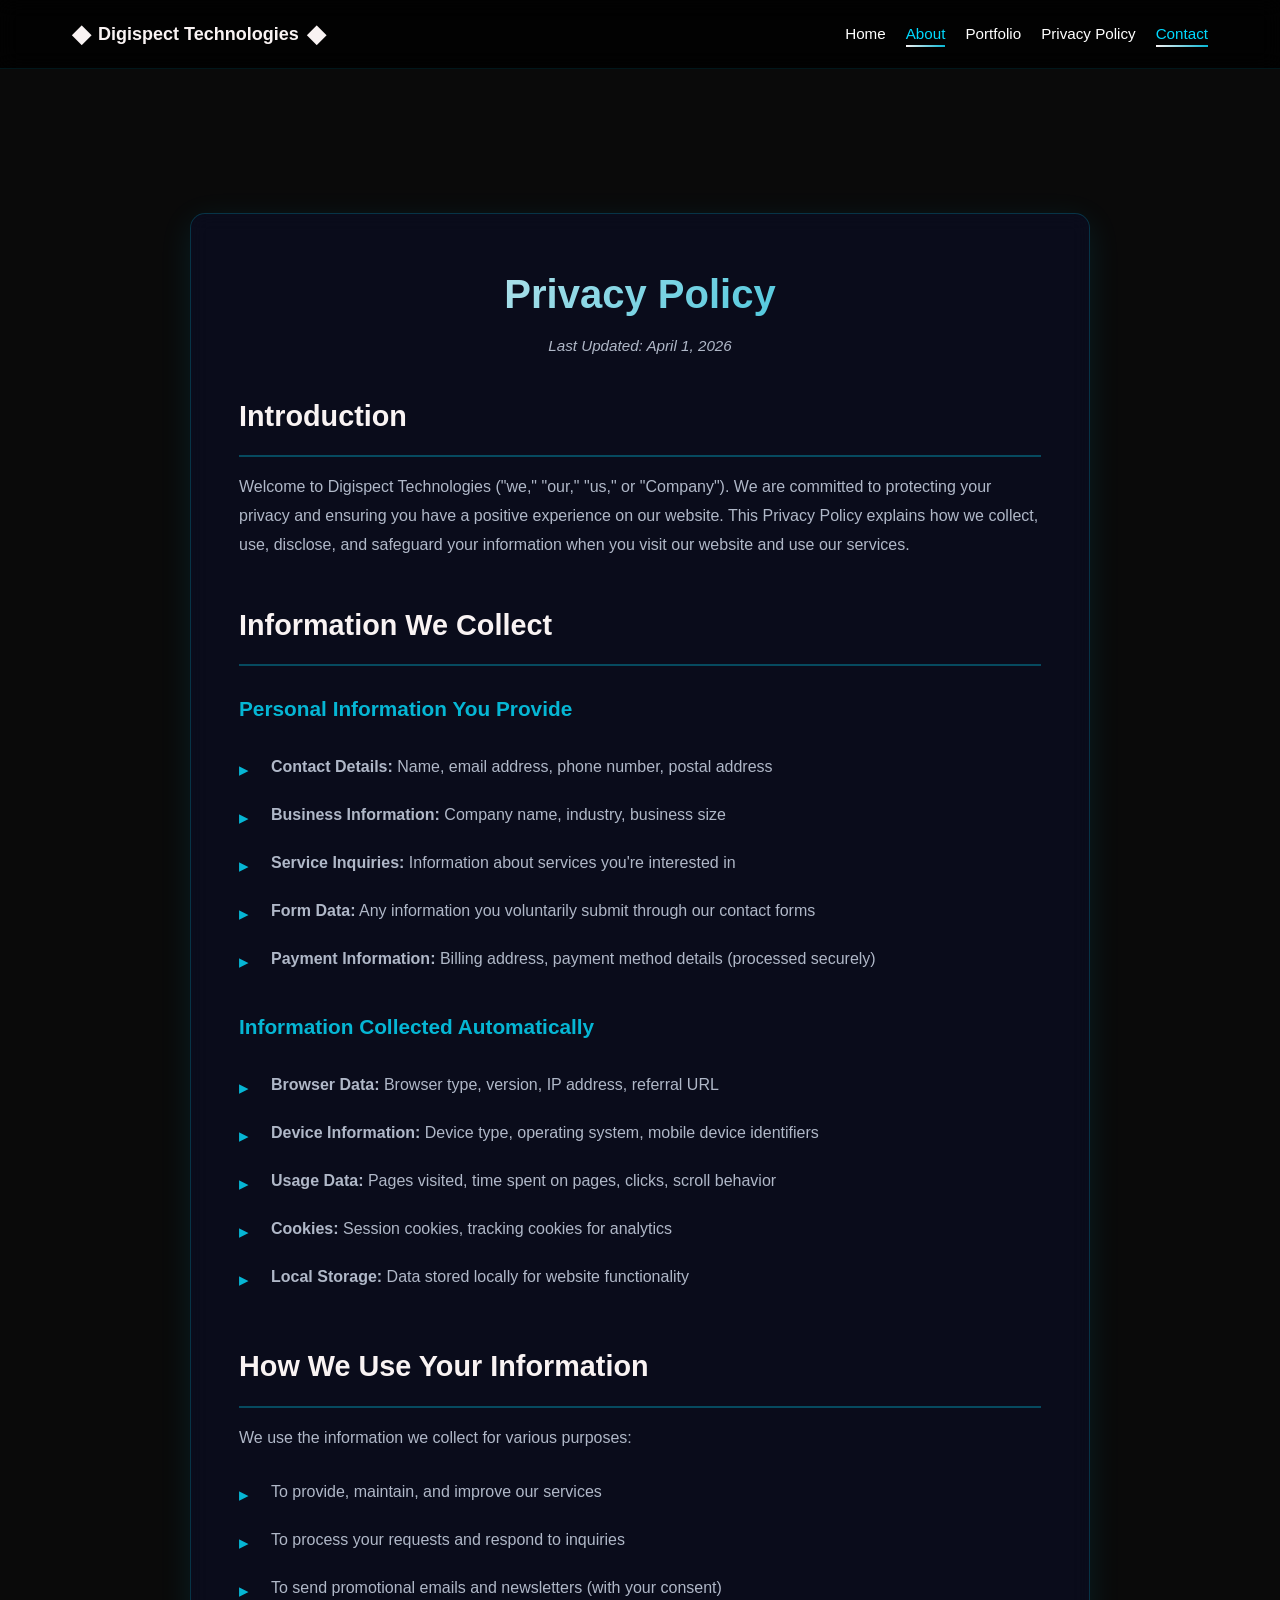
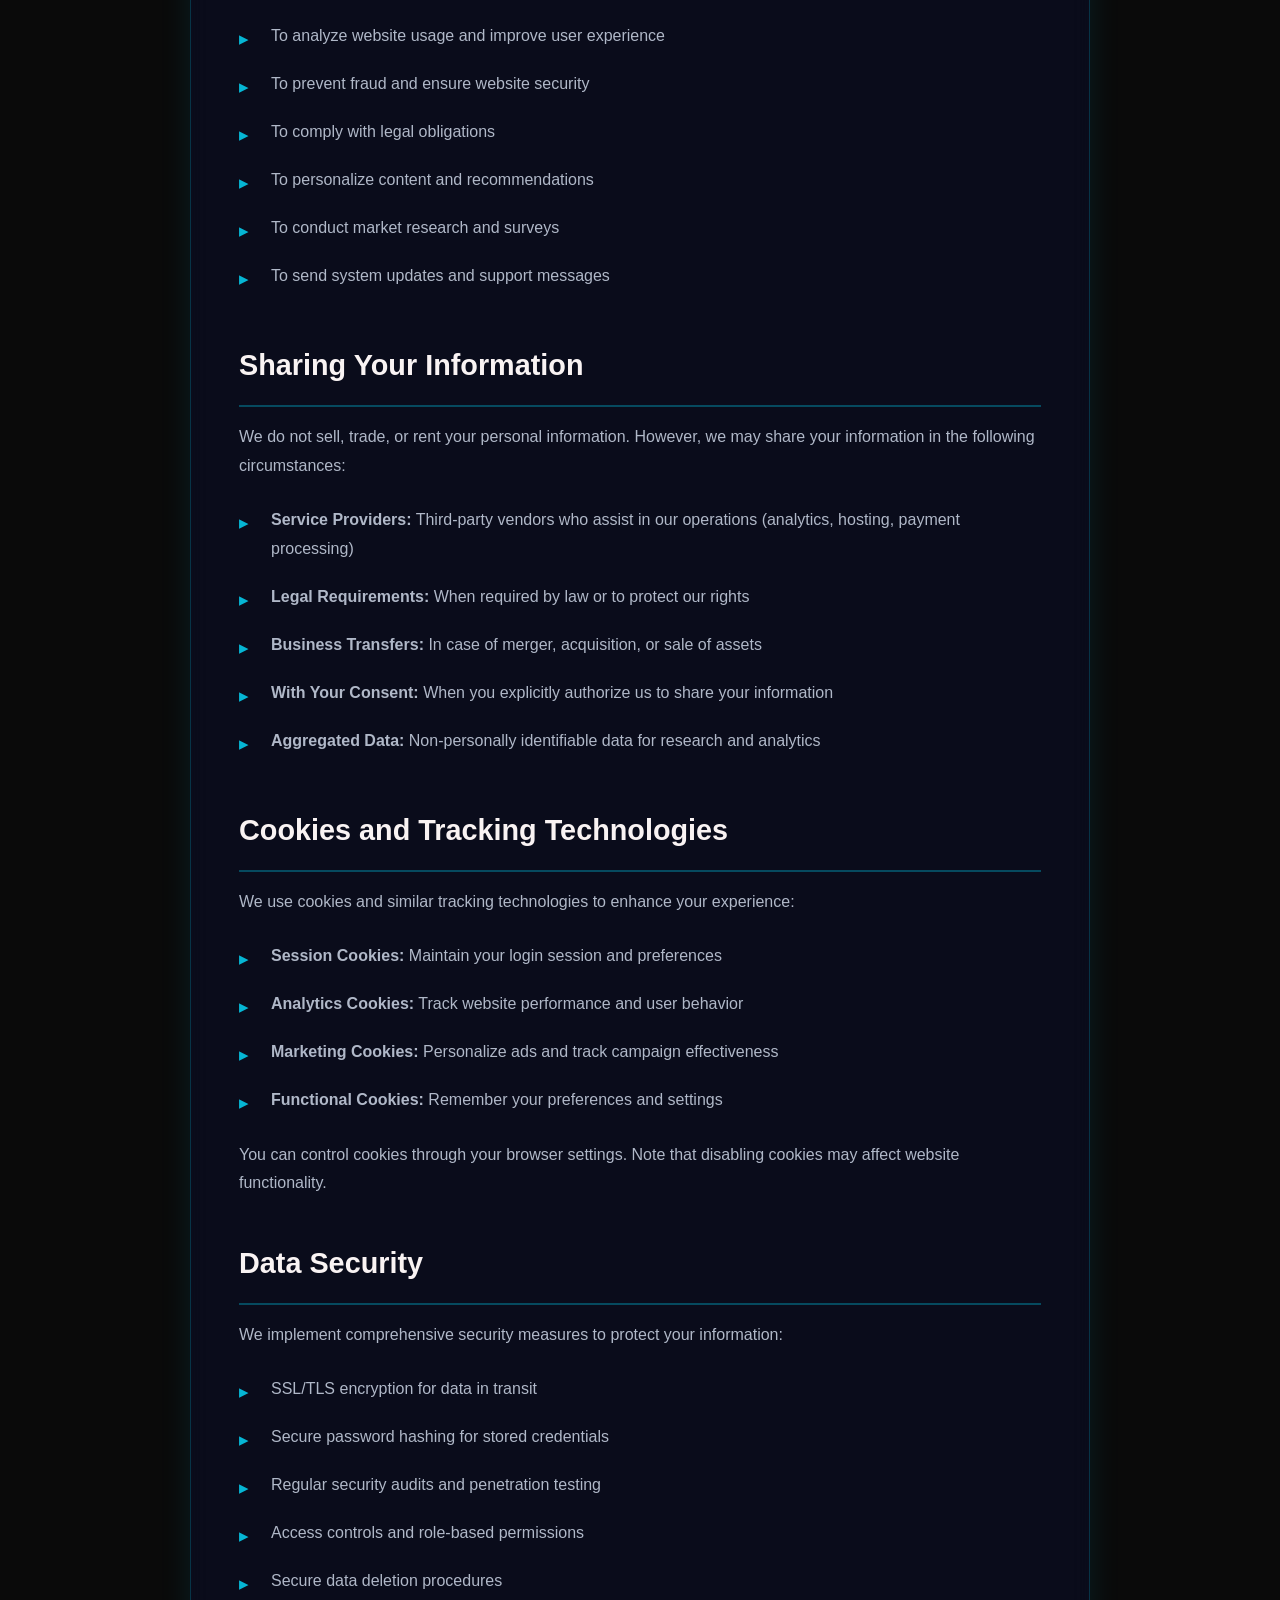
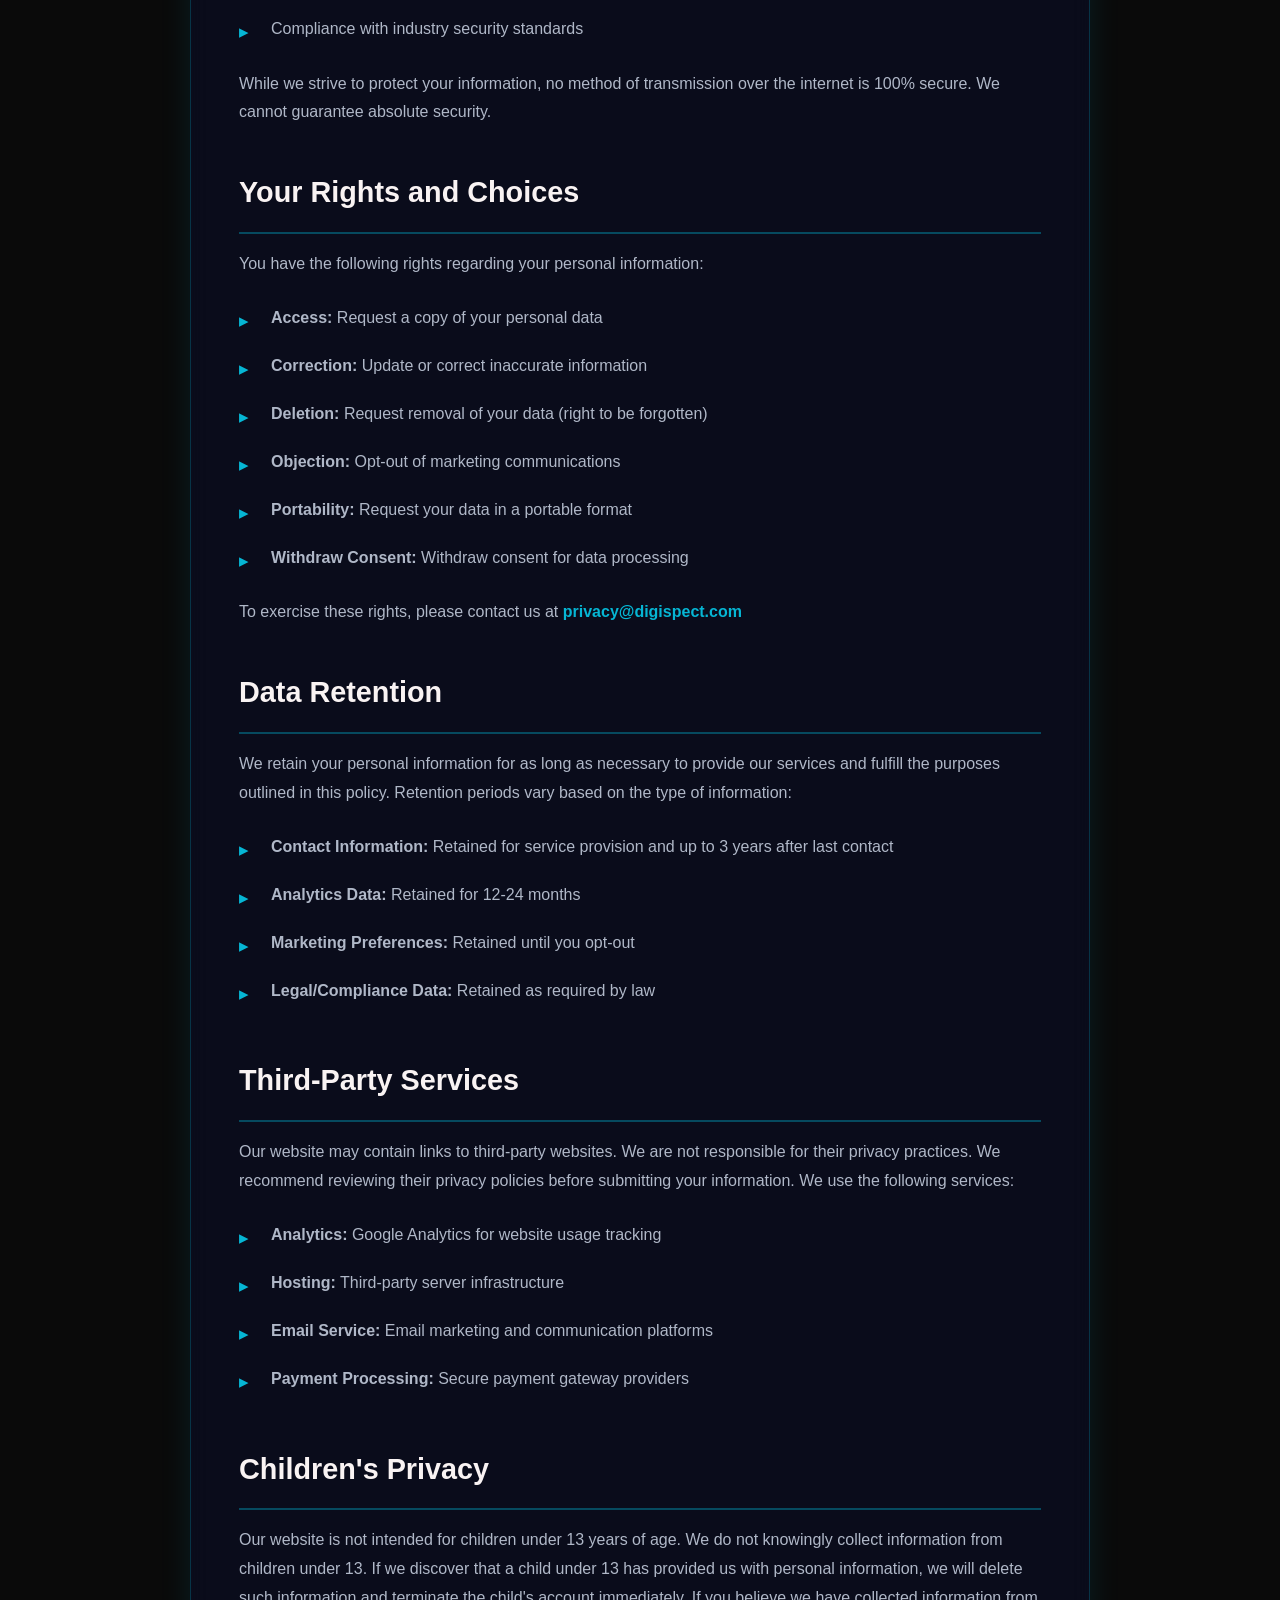
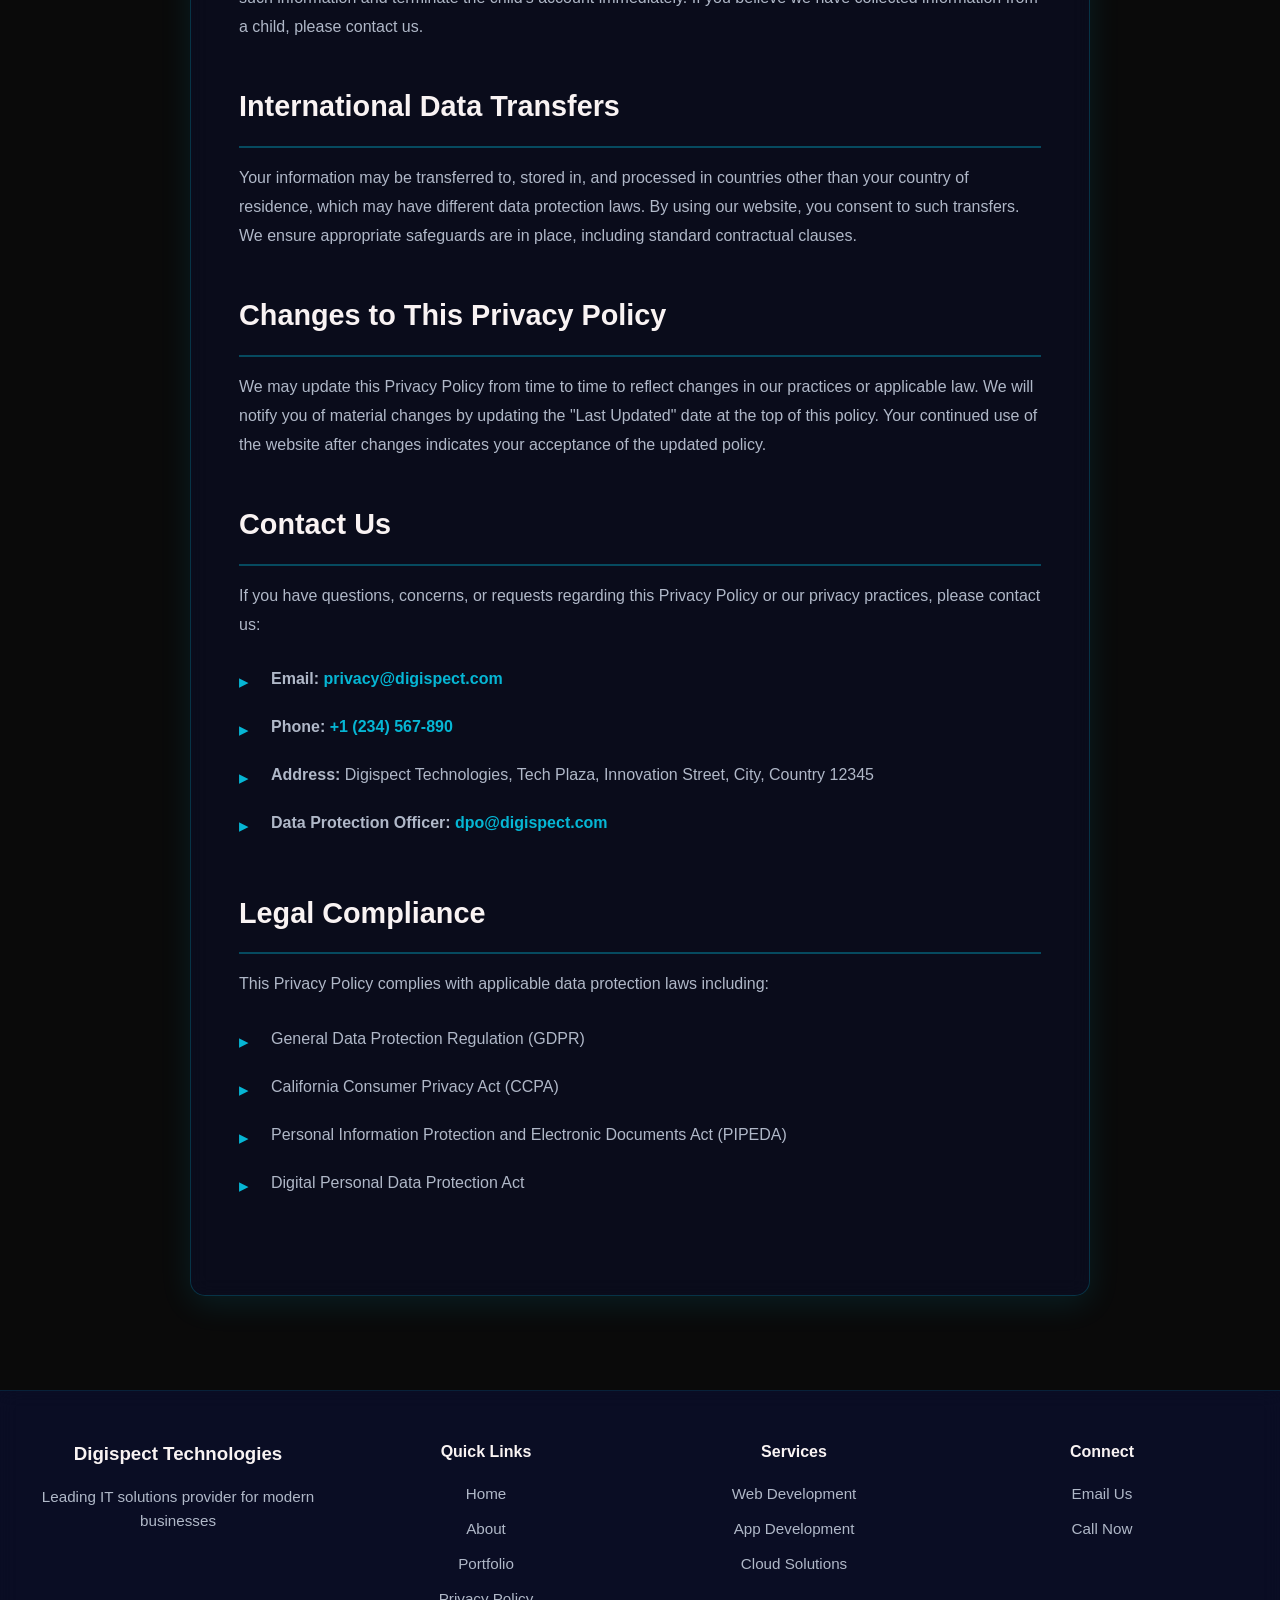
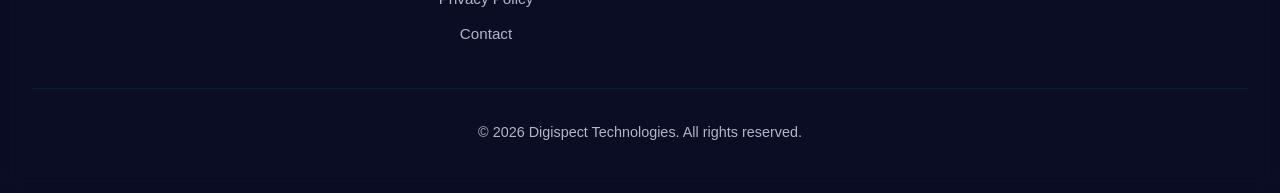
<file: privacy.html>
<!DOCTYPE html>
<html lang="en">
<head>
    <meta charset="UTF-8">
    <meta name="viewport" content="width=device-width, initial-scale=1.0">
    <title>Privacy Policy - Digispect Technologies</title>
    <link rel="stylesheet" href="style.css">
</head>
<body>
    <!-- Navigation Bar -->
    <nav class="navbar">
        <div class="nav-container">
            <div class="nav-logo">
                <span class="logo-icon">◆</span>
                <span class="logo-text">Digispect Technologies</span>
                <span class="logo-icon">◆</span>
            </div>
              <ul class="nav-menu">
                <li class="nav-item"><a href="index.html" class="nav-link">Home</a></li>
                <li class="nav-item"><a href="about.html" class="nav-link active">About</a></li>
                <li class="nav-item"><a href="portfolio.html" class="nav-link">Portfolio</a></li>
                <li class="nav-item"><a href="privacy.html" class="nav-link">Privacy Policy</a></li>
                <li class="nav-item"><a href="contact.html" class="nav-link active">Contact</a></li>
            </ul>
            <div class="hamburger">
                <span></span>
                <span></span>
                <span></span>
            </div>
        </div>
    </nav>

    <!-- Particle Background -->
    <canvas id="particleCanvas" class="particle-canvas"></canvas>

    <!-- Privacy Policy Section -->
    <section class="privacy-policy-section">
        <div class="policy-container">
            <h1 class="policy-title">Privacy Policy</h1>
            <p class="last-updated">Last Updated: April 1, 2026</p>

            <div class="policy-content">
                <!-- Introduction -->
                <div class="policy-section">
                    <h2>Introduction</h2>
                    <p>Welcome to Digispect Technologies ("we," "our," "us," or "Company"). We are committed to protecting your privacy and ensuring you have a positive experience on our website. This Privacy Policy explains how we collect, use, disclose, and safeguard your information when you visit our website and use our services.</p>
                </div>

                <!-- Information We Collect -->
                <div class="policy-section">
                    <h2>Information We Collect</h2>
                    <h3>Personal Information You Provide</h3>
                    <ul>
                        <li><strong>Contact Details:</strong> Name, email address, phone number, postal address</li>
                        <li><strong>Business Information:</strong> Company name, industry, business size</li>
                        <li><strong>Service Inquiries:</strong> Information about services you're interested in</li>
                        <li><strong>Form Data:</strong> Any information you voluntarily submit through our contact forms</li>
                        <li><strong>Payment Information:</strong> Billing address, payment method details (processed securely)</li>
                    </ul>

                    <h3>Information Collected Automatically</h3>
                    <ul>
                        <li><strong>Browser Data:</strong> Browser type, version, IP address, referral URL</li>
                        <li><strong>Device Information:</strong> Device type, operating system, mobile device identifiers</li>
                        <li><strong>Usage Data:</strong> Pages visited, time spent on pages, clicks, scroll behavior</li>
                        <li><strong>Cookies:</strong> Session cookies, tracking cookies for analytics</li>
                        <li><strong>Local Storage:</strong> Data stored locally for website functionality</li>
                    </ul>
                </div>

                <!-- How We Use Information -->
                <div class="policy-section">
                    <h2>How We Use Your Information</h2>
                    <p>We use the information we collect for various purposes:</p>
                    <ul>
                        <li>To provide, maintain, and improve our services</li>
                        <li>To process your requests and respond to inquiries</li>
                        <li>To send promotional emails and newsletters (with your consent)</li>
                        <li>To analyze website usage and improve user experience</li>
                        <li>To prevent fraud and ensure website security</li>
                        <li>To comply with legal obligations</li>
                        <li>To personalize content and recommendations</li>
                        <li>To conduct market research and surveys</li>
                        <li>To send system updates and support messages</li>
                    </ul>
                </div>

                <!-- Data Sharing -->
                <div class="policy-section">
                    <h2>Sharing Your Information</h2>
                    <p>We do not sell, trade, or rent your personal information. However, we may share your information in the following circumstances:</p>
                    <ul>
                        <li><strong>Service Providers:</strong> Third-party vendors who assist in our operations (analytics, hosting, payment processing)</li>
                        <li><strong>Legal Requirements:</strong> When required by law or to protect our rights</li>
                        <li><strong>Business Transfers:</strong> In case of merger, acquisition, or sale of assets</li>
                        <li><strong>With Your Consent:</strong> When you explicitly authorize us to share your information</li>
                        <li><strong>Aggregated Data:</strong> Non-personally identifiable data for research and analytics</li>
                    </ul>
                </div>

                <!-- Cookies and Tracking -->
                <div class="policy-section">
                    <h2>Cookies and Tracking Technologies</h2>
                    <p>We use cookies and similar tracking technologies to enhance your experience:</p>
                    <ul>
                        <li><strong>Session Cookies:</strong> Maintain your login session and preferences</li>
                        <li><strong>Analytics Cookies:</strong> Track website performance and user behavior</li>
                        <li><strong>Marketing Cookies:</strong> Personalize ads and track campaign effectiveness</li>
                        <li><strong>Functional Cookies:</strong> Remember your preferences and settings</li>
                    </ul>
                    <p>You can control cookies through your browser settings. Note that disabling cookies may affect website functionality.</p>
                </div>

                <!-- Data Security -->
                <div class="policy-section">
                    <h2>Data Security</h2>
                    <p>We implement comprehensive security measures to protect your information:</p>
                    <ul>
                        <li>SSL/TLS encryption for data in transit</li>
                        <li>Secure password hashing for stored credentials</li>
                        <li>Regular security audits and penetration testing</li>
                        <li>Access controls and role-based permissions</li>
                        <li>Secure data deletion procedures</li>
                        <li>Compliance with industry security standards</li>
                    </ul>
                    <p>While we strive to protect your information, no method of transmission over the internet is 100% secure. We cannot guarantee absolute security.</p>
                </div>

                <!-- User Rights -->
                <div class="policy-section">
                    <h2>Your Rights and Choices</h2>
                    <p>You have the following rights regarding your personal information:</p>
                    <ul>
                        <li><strong>Access:</strong> Request a copy of your personal data</li>
                        <li><strong>Correction:</strong> Update or correct inaccurate information</li>
                        <li><strong>Deletion:</strong> Request removal of your data (right to be forgotten)</li>
                        <li><strong>Objection:</strong> Opt-out of marketing communications</li>
                        <li><strong>Portability:</strong> Request your data in a portable format</li>
                        <li><strong>Withdraw Consent:</strong> Withdraw consent for data processing</li>
                    </ul>
                    <p>To exercise these rights, please contact us at <a href="mailto:privacy@digispect.com">privacy@digispect.com</a></p>
                </div>

                <!-- Data Retention -->
                <div class="policy-section">
                    <h2>Data Retention</h2>
                    <p>We retain your personal information for as long as necessary to provide our services and fulfill the purposes outlined in this policy. Retention periods vary based on the type of information:</p>
                    <ul>
                        <li><strong>Contact Information:</strong> Retained for service provision and up to 3 years after last contact</li>
                        <li><strong>Analytics Data:</strong> Retained for 12-24 months</li>
                        <li><strong>Marketing Preferences:</strong> Retained until you opt-out</li>
                        <li><strong>Legal/Compliance Data:</strong> Retained as required by law</li>
                    </ul>
                </div>

                <!-- Third-Party Services -->
                <div class="policy-section">
                    <h2>Third-Party Services</h2>
                    <p>Our website may contain links to third-party websites. We are not responsible for their privacy practices. We recommend reviewing their privacy policies before submitting your information. We use the following services:</p>
                    <ul>
                        <li><strong>Analytics:</strong> Google Analytics for website usage tracking</li>
                        <li><strong>Hosting:</strong> Third-party server infrastructure</li>
                        <li><strong>Email Service:</strong> Email marketing and communication platforms</li>
                        <li><strong>Payment Processing:</strong> Secure payment gateway providers</li>
                    </ul>
                </div>

                <!-- Children's Privacy -->
                <div class="policy-section">
                    <h2>Children's Privacy</h2>
                    <p>Our website is not intended for children under 13 years of age. We do not knowingly collect information from children under 13. If we discover that a child under 13 has provided us with personal information, we will delete such information and terminate the child's account immediately. If you believe we have collected information from a child, please contact us.</p>
                </div>

                <!-- International Data Transfers -->
                <div class="policy-section">
                    <h2>International Data Transfers</h2>
                    <p>Your information may be transferred to, stored in, and processed in countries other than your country of residence, which may have different data protection laws. By using our website, you consent to such transfers. We ensure appropriate safeguards are in place, including standard contractual clauses.</p>
                </div>

                <!-- Policy Changes -->
                <div class="policy-section">
                    <h2>Changes to This Privacy Policy</h2>
                    <p>We may update this Privacy Policy from time to time to reflect changes in our practices or applicable law. We will notify you of material changes by updating the "Last Updated" date at the top of this policy. Your continued use of the website after changes indicates your acceptance of the updated policy.</p>
                </div>

                <!-- Contact Information -->
                <div class="policy-section">
                    <h2>Contact Us</h2>
                    <p>If you have questions, concerns, or requests regarding this Privacy Policy or our privacy practices, please contact us:</p>
                    <ul>
                        <li><strong>Email:</strong> <a href="mailto:privacy@digispect.com">privacy@digispect.com</a></li>
                        <li><strong>Phone:</strong> <a href="tel:+1234567890">+1 (234) 567-890</a></li>
                        <li><strong>Address:</strong> Digispect Technologies, Tech Plaza, Innovation Street, City, Country 12345</li>
                        <li><strong>Data Protection Officer:</strong> <a href="mailto:dpo@digispect.com">dpo@digispect.com</a></li>
                    </ul>
                </div>

                <!-- Legal Compliance -->
                <div class="policy-section">
                    <h2>Legal Compliance</h2>
                    <p>This Privacy Policy complies with applicable data protection laws including:</p>
                    <ul>
                        <li>General Data Protection Regulation (GDPR)</li>
                        <li>California Consumer Privacy Act (CCPA)</li>
                        <li>Personal Information Protection and Electronic Documents Act (PIPEDA)</li>
                        <li>Digital Personal Data Protection Act</li>
                    </ul>
                </div>
            </div>
        </div>
    </section>

    <!-- Footer -->
    <footer class="footer">
        <div class="footer-content">
            <div class="footer-section">
                <h3>Digispect Technologies</h3>
                <p>Leading IT solutions provider for modern businesses</p>
            </div>
            <div class="footer-section">
                <h4>Quick Links</h4>
                <ul>
                    <li><a href="index.html">Home</a></li>
                    <li><a href="about.html">About</a></li>
                     <li><a href="portfolio.html">Portfolio</a></li>
                    <li><a href="privacy.html">Privacy Policy</a></li>
                      <li><a href="contact.html">Contact</a></li>
                </ul>
            </div>
            <div class="footer-section">
                <h4>Services</h4>
                <ul>
                    <li><a href="services.html#web-dev">Web Development</a></li>
                    <li><a href="services.html#app-dev">App Development</a></li>
                    <li><a href="services.html#cloud">Cloud Solutions</a></li>
                </ul>
            </div>
            <div class="footer-section">
                <h4>Connect</h4>
                <ul>
                    <li><a href="mailto:info@digispect.com">Email Us</a></li>
                    <li><a href="tel:+1234567890">Call Now</a></li>
                </ul>
            </div>
        </div>
        <div class="footer-bottom">
            <p>&copy; 2026 Digispect Technologies. All rights reserved.</p>
        </div>
    </footer>

    <script src="script.js"></script>
</body>
</html>
</file>
<file: style.css>
/* ==========================================
   DIGISPECT TECHNOLOGIES - GLOBAL STYLES
   ========================================== */

* {
    margin: 0;
    padding: 0;
    box-sizing: border-box;
}

:root {
    --primary-color: #f9f3f3;   /* Green */
    --primary-dark: #fbf5f4;
    --secondary-color: #06b6d4; /* Cyan */
    --accent-color: #f1f9f1;

    --bg-primary: #020617;
    --bg-secondary: #020617;
    --bg-tertiary: #064e3b;

    -text-primary: #ffffff; --text-secondary: #b0b8c8; --glass-bg: rgba(255, 255, 255, 0.05);

    --glass-bg: rgba(255, 255, 255, 0.04);
    --glass-border: rgba(34, 197, 94, 0.2);
}
html {
    scroll-behavior: smooth;
}

body {
    font-family: 'Segoe UI', Tahoma, Geneva, Verdana, sans-serif;
    background: linear-gradient(135deg, var(--bg-primary) 0%, var(--bg-secondary) 50%, var(--bg-primary) 100%);
    color: var(--text-primary);
    line-height: 1.6;
    overflow-x: hidden;
    position: relative;
}

/* ==========================================
   PARTICLE CANVAS
   ========================================== */

.particle-canvas {
    position: fixed;
    top: 0;
    left: 0;
    width: 100%;
    height: 100%;
    z-index: 0;
    pointer-events: none;
}

/* ==========================================
   NAVIGATION BAR
   ========================================== */

.navbar {
    position: fixed;
    top: 0;
    width: 100%;
    z-index: 1000;
    background: rgba(10, 14, 39, 0.7);
    backdrop-filter: blur(10px);
    border-bottom: 1px solid rgba(0, 217, 255, 0.1);
    padding: 1rem 0;
}

.nav-container {
    max-width: 1200px;
    margin: 0 auto;
    padding: 0 2rem;
    display: flex;
    justify-content: space-between;
    align-items: center;
}

.nav-logo {
    font-size: 1.8rem;
    font-weight: 700;
    color: var(--primary-color);
    cursor: pointer;
    display: flex;
    align-items: center;
    gap: 0.5rem;
    text-decoration: none;
}

.logo-icon {
    font-size: 1.5rem;
    animation: rotate 3s linear infinite;
}

@keyframes rotate {
    0% { transform: rotate(0deg); }
    100% { transform: rotate(360deg); }
}

.nav-menu {
    display: flex;
    list-style: none;
    gap: 3rem;
}

.nav-link {
    color: var(--text-secondary);
    text-decoration: none;
    font-size: 0.95rem;
    transition: all 0.3s ease;
    position: relative;
}

.nav-link:hover,
.nav-link.active {
    color: var(--primary-color);
}

.nav-link::after {
    content: '';
    position: absolute;
    bottom: -5px;
    left: 0;
    width: 0;
    height: 2px;
    background: linear-gradient(90deg, var(--primary-color), var(--secondary-color));
    transition: width 0.3s ease;
}

.nav-link:hover::after,
.nav-link.active::after {
    width: 100%;
}

.hamburger {
    display: none;
    flex-direction: column;
    cursor: pointer;
}

.hamburger span {
    width: 25px;
    height: 3px;
    background: var(--primary-color);
    margin: 5px 0;
    border-radius: 3px;
    transition: all 0.3s ease;
}

/* ==========================================
   HERO SECTION
   ========================================== */

.hero {
    min-height: 100vh;
    display: flex;
    align-items: center;
    justify-content: center;
    padding: 8rem 2rem 4rem;
    position: relative;
    z-index: 1;
}

.hero-content {
    text-align: center;
    max-width: 900px;
}

.hero-title {
    font-size: 4rem;
    font-weight: 800;
    line-height: 1.2;
    margin-bottom: 1.5rem;
    background: linear-gradient(135deg, var(--primary-color), var(--secondary-color));
    -webkit-background-clip: text;
    -webkit-text-fill-color: transparent;
    background-clip: text;
    animation: fadeInDown 1s ease;
}

.typing-text {
    display: inline-block;
    border-right: 3px solid var(--primary-color);
    min-width: 100px;
}

.typing-cursor {
    animation: blink 0.7s infinite;
}

@keyframes blink {
    0%, 49% { opacity: 1; }
    50%, 100% { opacity: 0; }
}

@keyframes fadeInDown {
    from {
        opacity: 0;
        transform: translateY(-30px);
    }
    to {
        opacity: 1;
        transform: translateY(0);
    }
}

.hero-subtitle {
    font-size: 1.3rem;
    color: var(--text-secondary);
    margin-bottom: 2.5rem;
    animation: fadeInUp 1s ease 0.2s backwards;
}

@keyframes fadeInUp {
    from {
        opacity: 0;
        transform: translateY(30px);
    }
    to {
        opacity: 1;
        transform: translateY(0);
    }
}

.hero-buttons {
    display: flex;
    gap: 1.5rem;
    justify-content: center;
    flex-wrap: wrap;
    animation: fadeInUp 1s ease 0.4s backwards;
}

/* ==========================================
   BUTTONS
   ========================================== */

.btn {
    padding: 0.9rem 2.2rem;
    border: none;
    border-radius: 8px;
    font-size: 1rem;
    font-weight: 600;
    cursor: pointer;
    transition: all 0.3s ease;
    text-decoration: none;
    display: inline-block;
}

.btn-primary {
    background: linear-gradient(135deg, var(--primary-color), var(--accent-color));
    color: var(--bg-primary);
    box-shadow: 0 0 20px rgba(0, 217, 255, 0.3);
}

.btn-primary:hover {
    transform: translateY(-3px);
    box-shadow: 0 0 30px rgba(0, 217, 255, 0.5), 0 10px 25px rgba(0, 217, 255, 0.2);
}

.btn-secondary {
    background: transparent;
    color: var(--primary-color);
    border: 2px solid var(--primary-color);
    box-shadow: inset 0 0 10px rgba(0, 217, 255, 0.1);
}

.btn-secondary:hover {
    background: rgba(0, 217, 255, 0.1);
    box-shadow: inset 0 0 10px rgba(0, 217, 255, 0.2), 0 0 20px rgba(0, 217, 255, 0.3);
    transform: translateY(-2px);
}

/* ==========================================
   STATS SECTION
   ========================================== */

.stats {
    padding: 4rem 2rem;
    position: relative;
    z-index: 1;
}

.stats-container {
    max-width: 1200px;
    margin: 0 auto;
    display: grid;
    grid-template-columns: repeat(auto-fit, minmax(220px, 1fr));
    gap: 2rem;
}

.stat-card {
    background: var(--glass-bg);
    backdrop-filter: blur(10px);
    border: 1px solid var(--glass-border);
    padding: 2rem;
    border-radius: 15px;
    text-align: center;
    transition: all 0.3s ease;
    cursor: pointer;
}

.stat-card:hover {
    background: rgba(0, 217, 255, 0.08);
    border-color: rgba(0, 217, 255, 0.2);
    transform: translateY(-8px);
    box-shadow: 0 20px 40px rgba(0, 217, 255, 0.2);
}

.stat-number {
    font-size: 3rem;
    font-weight: 800;
    background: linear-gradient(135deg, var(--primary-color), var(--secondary-color));
    -webkit-background-clip: text;
    -webkit-text-fill-color: transparent;
    background-clip: text;
    margin-bottom: 0.5rem;
}

.stat-label {
    font-size: 1rem;
    color: var(--text-secondary);
}

/* ==========================================
   CTA SECTION
   ========================================== */

.cta {
    padding: 5rem 2rem;
    text-align: center;
    position: relative;
    z-index: 1;
    background: linear-gradient(135deg, rgba(0, 217, 255, 0.05), rgba(131, 56, 236, 0.05));
    border-top: 1px solid rgba(0, 217, 255, 0.1);
    border-bottom: 1px solid rgba(0, 217, 255, 0.1);
}

.cta-content {
    max-width: 800px;
    margin: 0 auto;
}

.cta-content h2 {
    font-size: 2.8rem;
    margin-bottom: 1rem;
    background: linear-gradient(135deg, var(--primary-color), var(--secondary-color));
    -webkit-background-clip: text;
    -webkit-text-fill-color: transparent;
    background-clip: text;
}

.cta-content p {
    font-size: 1.2rem;
    color: var(--text-secondary);
    margin-bottom: 2rem;
}

/* ==========================================
   PAGE HERO
   ========================================== */

.page-hero {
    min-height: 50vh;
    display: flex;
    align-items: center;
    justify-content: center;
    padding: 8rem 2rem 4rem;
    position: relative;
    z-index: 1;
    background: linear-gradient(180deg, rgba(0, 217, 255, 0.05) 0%, transparent 100%);
}

.page-hero-content {
    text-align: center;
    max-width: 800px;
}

.page-hero h1 {
    font-size: 3.5rem;
    font-weight: 800;
    margin-bottom: 1rem;
    background: linear-gradient(135deg, var(--primary-color), var(--secondary-color));
    -webkit-background-clip: text;
    -webkit-text-fill-color: transparent;
    background-clip: text;
}

.page-hero p {
    font-size: 1.3rem;
    color: var(--text-secondary);
}

/* ==========================================
   CONTENT CONTAINER
   ========================================== */

.content-container {
    max-width: 1200px;
    margin: 0 auto;
    padding: 0 2rem;
    position: relative;
    z-index: 1;
}

/* ==========================================
   ABOUT PAGE
   ========================================== */

.about-content {
    padding: 3rem 2rem 5rem;
    position: relative;
    z-index: 1;
}

.about-section {
    margin-bottom: 4rem;
}

.about-section h2 {
    font-size: 2.5rem;
    margin-bottom: 2rem;
    color: var(--primary-color);
}

.about-section p {
    font-size: 1.1rem;
    color: var(--text-secondary);
    margin-bottom: 1.5rem;
    line-height: 1.8;
}

/* ==========================================
   MVV CARDS
   ========================================== */

.mvv-container {
    display: grid;
    grid-template-columns: repeat(auto-fit, minmax(300px, 1fr));
    gap: 2rem;
    margin: 3rem 0;
}

.mvv-card {
    background: var(--glass-bg);
    backdrop-filter: blur(10px);
    border: 1px solid var(--glass-border);
    padding: 2.5rem;
    border-radius: 15px;
    text-align: center;
    transition: all 0.3s ease;
}

.mvv-card:hover {
    background: rgba(0, 217, 255, 0.08);
    border-color: rgba(0, 217, 255, 0.2);
    transform: translateY(-8px);
    box-shadow: 0 20px 40px rgba(0, 217, 255, 0.15);
}

.mvv-icon {
    font-size: 3rem;
    margin-bottom: 1rem;
}

.mvv-card h3 {
    font-size: 1.5rem;
    margin-bottom: 1rem;
    color: var(--primary-color);
}

.mvv-card p {
    color: var(--text-secondary);
    line-height: 1.7;
}

/* ==========================================
   BENEFITS GRID
   ========================================== */

.benefits-grid {
    display: grid;
    grid-template-columns: repeat(auto-fit, minmax(280px, 1fr));
    gap: 2rem;
}

.benefit-item {
    background: var(--glass-bg);
    backdrop-filter: blur(10px);
    border: 1px solid var(--glass-border);
    padding: 2rem;
    border-radius: 12px;
    transition: all 0.3s ease;
}

.benefit-item:hover {
    background: rgba(131, 56, 236, 0.08);
    border-color: rgba(131, 56, 236, 0.2);
    transform: translateY(-5px);
}

.benefit-item h4 {
    font-size: 1.2rem;
    color: var(--primary-color);
    margin-bottom: 0.8rem;
}

.benefit-item p {
    color: var(--text-secondary);
    font-size: 0.95rem;
}

/* ==========================================
   TEAM GRID
   ========================================== */

.team-grid {
    display: grid;
    grid-template-columns: repeat(auto-fit, minmax(300px, 1fr));
    gap: 2.5rem;
    margin-top: 2rem;
}

.team-member {
    background: var(--glass-bg);
    backdrop-filter: blur(10px);
    border: 1px solid var(--glass-border);
    padding: 2rem;
    border-radius: 15px;
    text-align: center;
    transition: all 0.3s ease;
}

.team-member:hover {
    background: rgba(255, 0, 110, 0.08);
    border-color: rgba(255, 0, 110, 0.2);
    transform: translateY(-8px);
    box-shadow: 0 20px 40px rgba(255, 0, 110, 0.1);
}

.member-avatar {
    font-size: 4rem;
    margin-bottom: 1rem;
}

.team-member h4 {
    font-size: 1.3rem;
    color: var(--primary-color);
    margin-bottom: 0.3rem;
}

.member-title {
    color: var(--secondary-color);
    font-weight: 600;
    margin-bottom: 0.8rem;
}

.member-bio {
    color: var(--text-secondary);
    font-size: 0.95rem;
    line-height: 1.6;
}

/* ==========================================
   ACHIEVEMENTS
   ========================================== */

.achievements-list {
    display: grid;
    grid-template-columns: repeat(auto-fit, minmax(250px, 1fr));
    gap: 1.5rem;
    margin-top: 2rem;
}

.achievement {
    background: var(--glass-bg);
    backdrop-filter: blur(10px);
    border: 1px solid var(--glass-border);
    padding: 1.8rem;
    border-radius: 12px;
    display: flex;
    align-items: center;
    gap: 1rem;
    transition: all 0.3s ease;
}

.achievement:hover {
    background: rgba(0, 217, 255, 0.08);
    border-color: rgba(0, 217, 255, 0.2);
    transform: translateX(8px);
}

.achievement-icon {
    font-size: 2rem;
    flex-shrink: 0;
}

.achievement span:last-child {
    color: var(--text-secondary);
}

/* ==========================================
   STATISTICS SECTION
   ========================================== */

.stats-section {
    margin: 5rem 0;
}

.stats-grid {
    display: grid;
    grid-template-columns: repeat(auto-fit, minmax(250px, 1fr));
    gap: 2rem;
    margin-top: 3rem;
}

.stat-card {
    background: linear-gradient(135deg, rgba(0, 217, 255, 0.08), rgba(131, 56, 236, 0.08));
    backdrop-filter: blur(10px);
    border: 1px solid rgba(0, 217, 255, 0.2);
    padding: 2.5rem;
    border-radius: 15px;
    text-align: center;
    transition: all 0.4s ease;
    position: relative;
    overflow: hidden;
}

.stat-card::before {
    content: '';
    position: absolute;
    top: 0;
    left: -100%;
    width: 100%;
    height: 100%;
    background: rgba(0, 217, 255, 0.1);
    transition: left 0.4s ease;
    z-index: -1;
}

.stat-card:hover::before {
    left: 100%;
}

.stat-card:hover {
    background: linear-gradient(135deg, rgba(0, 217, 255, 0.15), rgba(131, 56, 236, 0.15));
    border-color: rgba(0, 217, 255, 0.4);
    transform: translateY(-10px);
    box-shadow: 0 30px 50px rgba(0, 217, 255, 0.2);
}

.stat-number {
    font-size: 3.5rem;
    font-weight: 800;
    background: linear-gradient(135deg, #06b6d4, #8338ec);
    -webkit-background-clip: text;
    -webkit-text-fill-color: transparent;
    background-clip: text;
    margin-bottom: 0.8rem;
    letter-spacing: 1px;
}

.stat-label {
    font-size: 1.3rem;
    font-weight: 600;
    color: var(--primary-color);
    margin-bottom: 0.5rem;
}

.stat-description {
    color: var(--text-secondary);
    font-size: 0.95rem;
    line-height: 1.5;
}

/* ==========================================
   TIMELINE SECTION
   ========================================== */

.timeline-section {
    margin: 5rem 0;
}

.timeline {
    position: relative;
    padding: 2rem 0;
}

.timeline::before {
    content: '';
    position: absolute;
    left: 50%;
    transform: translateX(-50%);
    width: 2px;
    height: 100%;
    background: linear-gradient(to bottom, rgba(0, 217, 255, 0), rgba(0, 217, 255, 0.5), rgba(0, 217, 255, 0));
}

.timeline-item {
    display: grid;
    grid-template-columns: 1fr 1fr;
    margin-bottom: 3rem;
    position: relative;
}

.timeline-item:nth-child(even) {
    direction: rtl;
}

.timeline-item:nth-child(even) .timeline-content {
    direction: ltr;
}

.timeline-marker {
    text-align: right;
    padding-right: 3rem;
    font-size: 1.5rem;
    font-weight: 700;
    color: var(--secondary-color);
    position: relative;
}

.timeline-item:nth-child(even) .timeline-marker {
    text-align: left;
    padding-right: 0;
    padding-left: 3rem;
}

.timeline-marker::after {
    content: '';
    position: absolute;
    right: -22px;
    top: 50%;
    transform: translateY(-50%);
    width: 16px;
    height: 16px;
    background: var(--secondary-color);
    border: 3px solid var(--bg-primary);
    border-radius: 50%;
    z-index: 10;
    box-shadow: 0 0 20px rgba(0, 217, 255, 0.6);
}

.timeline-item:nth-child(even) .timeline-marker::after {
    left: -22px;
    right: auto;
}

.timeline-content {
    background: var(--glass-bg);
    backdrop-filter: blur(10px);
    border: 1px solid var(--glass-border);
    padding: 2rem;
    border-radius: 12px;
    transition: all 0.3s ease;
    margin: 0 2rem;
}

.timeline-item:nth-child(even) .timeline-content {
    margin-left: 0;
    margin-right: 2rem;
}

.timeline-content:hover {
    background: rgba(0, 217, 255, 0.1);
    border-color: rgba(0, 217, 255, 0.3);
    transform: translateY(-5px);
    box-shadow: 0 15px 35px rgba(0, 217, 255, 0.15);
}

.timeline-content h4 {
    font-size: 1.3rem;
    color: var(--primary-color);
    margin-bottom: 0.8rem;
}

.timeline-content p {
    color: var(--text-secondary);
    font-size: 0.95rem;
    margin: 0;
}

/* Responsive Timeline */
@media (max-width: 768px) {
    .timeline::before {
        left: 30px;
    }

    .timeline-item {
        grid-template-columns: 1fr;
        margin-bottom: 2rem;
    }

    .timeline-item:nth-child(even) {
        direction: ltr;
    }

    .timeline-marker {
        text-align: left;
        padding-left: 80px;
        padding-right: 0;
        margin-bottom: 1rem;
    }

    .timeline-item:nth-child(even) .timeline-marker {
        text-align: left;
        padding-left: 80px;
    }

    .timeline-marker::after {
        left: 10px;
        right: auto;
    }

    .timeline-item:nth-child(even) .timeline-marker::after {
        left: 10px;
    }

    .timeline-content {
        margin: 0 0 0 60px;
    }

    .timeline-item:nth-child(even) .timeline-content {
        margin: 0 0 0 60px;
    }
}

/* ==========================================
   CTA SECTION
   ========================================== */

.cta-section {
    background: linear-gradient(135deg, rgba(0, 217, 255, 0.1), rgba(131, 56, 236, 0.1));
    backdrop-filter: blur(10px);
    border: 1px solid rgba(0, 217, 255, 0.2);
    padding: 4rem 3rem;
    border-radius: 20px;
    text-align: center;
    margin-top: 5rem;
    box-shadow: 0 20px 60px rgba(0, 217, 255, 0.1);
}

.cta-section h2 {
    font-size: 2.8rem;
    margin-bottom: 1rem;
    background: linear-gradient(135deg, #06b6d4, #8338ec);
    -webkit-background-clip: text;
    -webkit-text-fill-color: transparent;
    background-clip: text;
}

.cta-section p {
    font-size: 1.2rem;
    color: var(--text-secondary);
    margin-bottom: 2rem;
    line-height: 1.8;
}

.cta-button {
    display: inline-block;
    background: linear-gradient(135deg, #06b6d4, #8338ec);
    color: white;
    padding: 1rem 3rem;
    border-radius: 50px;
    text-decoration: none;
    font-weight: 600;
    font-size: 1.1rem;
    transition: all 0.3s ease;
    border: 2px solid transparent;
    cursor: pointer;
    box-shadow: 0 10px 30px rgba(0, 217, 255, 0.3);
}

.cta-button:hover {
    transform: translateY(-3px);
    box-shadow: 0 20px 50px rgba(0, 217, 255, 0.5);
    border-color: rgba(0, 217, 255, 0.5);
}

.cta-button:active {
    transform: translateY(-1px);
}

/* ==========================================
   FEATURED SERVICES SECTION
   ========================================== */

.featured-services {
    padding: 5rem 2rem;
    position: relative;
    z-index: 1;
    background: linear-gradient(135deg, rgba(0, 217, 255, 0.05), rgba(131, 56, 236, 0.05));
    margin: 5rem 0;
}

.featured-services h2 {
    font-size: 2.8rem;
    color: var(--primary-color);
    margin-bottom: 0.5rem;
    text-align: center;
}

.section-subtitle {
    text-align: center;
    color: var(--text-secondary);
    font-size: 1.2rem;
    margin-bottom: 3rem;
}

.services-grid {
    display: grid;
    grid-template-columns: repeat(auto-fit, minmax(300px, 1fr));
    gap: 2.5rem;
}

.service-card {
    background: var(--glass-bg);
    backdrop-filter: blur(10px);
    border: 1px solid var(--glass-border);
    padding: 2.5rem;
    border-radius: 15px;
    text-align: center;
    transition: all 0.4s ease;
    position: relative;
    overflow: hidden;
}

.service-card::before {
    content: '';
    position: absolute;
    top: 0;
    left: -100%;
    width: 100%;
    height: 100%;
    background: rgba(0, 217, 255, 0.08);
    transition: left 0.4s ease;
}

.service-card:hover::before {
    left: 100%;
}

.service-card:hover {
    background: rgba(0, 217, 255, 0.1);
    border-color: rgba(0, 217, 255, 0.3);
    transform: translateY(-12px);
    box-shadow: 0 25px 50px rgba(0, 217, 255, 0.2);
}

.service-icon {
    font-size: 3.5rem;
    margin-bottom: 1rem;
    display: inline-block;
}

.service-card h3 {
    font-size: 1.5rem;
    color: var(--primary-color);
    margin-bottom: 1rem;
}

.service-card p {
    color: var(--text-secondary);
    line-height: 1.7;
    font-size: 0.95rem;
}

/* ==========================================
   WHY CHOOSE US SECTION
   ========================================== */

.why-choose-us {
    padding: 5rem 2rem;
    position: relative;
    z-index: 1;
}

.why-choose-us h2 {
    font-size: 2.8rem;
    color: var(--primary-color);
    margin-bottom: 3rem;
    text-align: center;
}

.features-grid {
    display: grid;
    grid-template-columns: repeat(auto-fit, minmax(280px, 1fr));
    gap: 2rem;
}

.feature-item {
    background: var(--glass-bg);
    backdrop-filter: blur(10px);
    border: 1px solid var(--glass-border);
    padding: 2.2rem;
    border-radius: 12px;
    text-align: center;
    transition: all 0.3s ease;
}

.feature-item:hover {
    background: rgba(131, 56, 236, 0.1);
    border-color: rgba(131, 56, 236, 0.3);
    transform: translateY(-8px);
    box-shadow: 0 20px 40px rgba(131, 56, 236, 0.15);
}

.feature-icon {
    font-size: 3rem;
    margin-bottom: 1rem;
    display: inline-block;
}

.feature-item h4 {
    font-size: 1.3rem;
    color: var(--primary-color);
    margin-bottom: 0.8rem;
}

.feature-item p {
    color: var(--text-secondary);
    font-size: 0.95rem;
    line-height: 1.6;
}

/* ==========================================
   TESTIMONIALS SECTION
   ========================================== */

.testimonials {
    padding: 5rem 2rem;
    position: relative;
    z-index: 1;
    background: linear-gradient(135deg, rgba(0, 217, 255, 0.05), rgba(131, 56, 236, 0.05));
}

.testimonials h2 {
    font-size: 2.8rem;
    color: var(--primary-color);
    margin-bottom: 3rem;
    text-align: center;
}

.testimonials-grid {
    display: grid;
    grid-template-columns: repeat(auto-fit, minmax(340px, 1fr));
    gap: 2.5rem;
}

.testimonial-card {
    background: var(--glass-bg);
    backdrop-filter: blur(10px);
    border: 1px solid var(--glass-border);
    padding: 2.5rem;
    border-radius: 15px;
    transition: all 0.3s ease;
}

.testimonial-card:hover {
    background: rgba(255, 0, 110, 0.08);
    border-color: rgba(255, 0, 110, 0.2);
    transform: translateY(-8px);
    box-shadow: 0 20px 40px rgba(255, 0, 110, 0.12);
}

.stars {
    font-size: 1.2rem;
    margin-bottom: 1rem;
    letter-spacing: 0.2rem;
}

.testimonial-text {
    color: var(--text-secondary);
    font-size: 1rem;
    line-height: 1.8;
    margin-bottom: 1.5rem;
    font-style: italic;
}

.testimonial-author {
    display: flex;
    align-items: center;
    gap: 1.2rem;
}

.author-avatar {
    font-size: 3rem;
    flex-shrink: 0;
}

.author-name {
    color: var(--primary-color);
    font-weight: 600;
    margin: 0;
}

.author-title {
    color: var(--text-secondary);
    font-size: 0.9rem;
    margin: 0;
}

/* ==========================================
   TECHNOLOGIES SECTION
   ========================================== */

.technologies {
    padding: 5rem 2rem;
    position: relative;
    z-index: 1;
}

.technologies h2 {
    font-size: 2.8rem;
    color: var(--primary-color);
    margin-bottom: 0.5rem;
    text-align: center;
}

.tech-categories {
    display: grid;
    grid-template-columns: repeat(auto-fit, minmax(300px, 1fr));
    gap: 2rem;
    margin-top: 3rem;
}

.tech-category {
    background: var(--glass-bg);
    backdrop-filter: blur(10px);
    border: 1px solid var(--glass-border);
    padding: 2rem;
    border-radius: 12px;
    transition: all 0.3s ease;
}

.tech-category:hover {
    background: rgba(0, 217, 255, 0.1);
    border-color: rgba(0, 217, 255, 0.3);
    transform: translateY(-5px);
}

.tech-category h4 {
    font-size: 1.4rem;
    color: var(--primary-color);
    margin-bottom: 1rem;
}

.tech-list {
    color: var(--text-secondary);
    font-size: 0.95rem;
    line-height: 1.8;
}

/* ==========================================
   SERVICES PAGE
   ========================================== */

.services-section {
    padding: 3rem 2rem 5rem;
    position: relative;
    z-index: 1;
}

.service-card {
    background: var(--glass-bg);
    backdrop-filter: blur(10px);
    border: 1px solid var(--glass-border);
    padding: 2.5rem;
    border-radius: 16px;
    transition: all 0.3s ease;
    display: flex;
    flex-direction: column;
    height: 100%;
}

.service-card {
    display: grid;
    grid-template-columns: repeat(auto-fit, minmax(320px, 1fr));
    gap: 2.5rem;
}

/* Override grid for service cards container */
.services-section .content-container {
    display: grid;
    grid-template-columns: repeat(auto-fit, minmax(320px, 1fr));
    gap: 2.5rem;
}

.service-card {
    background: var(--glass-bg);
    backdrop-filter: blur(10px);
    border: 1px solid var(--glass-border);
    padding: 2.5rem;
    border-radius: 16px;
    transition: all 0.3s ease;
    display: flex;
    flex-direction: column;
}

.service-card:hover {
    background: rgba(0, 217, 255, 0.08);
    border-color: rgba(0, 217, 255, 0.3);
    transform: translateY(-12px);
    box-shadow: 0 30px 50px rgba(0, 217, 255, 0.2);
}

.service-icon {
    font-size: 3.5rem;
    margin-bottom: 1.5rem;
}

.service-card h3 {
    font-size: 1.8rem;
    color: var(--primary-color);
    margin-bottom: 1.5rem;
}

.service-description {
    flex-grow: 1;
    margin-bottom: 1.5rem;
}

.service-description p {
    color: var(--text-secondary);
    margin-bottom: 1rem;
    line-height: 1.7;
}

.service-list {
    list-style: none;
    margin: 1rem 0;
}

.service-list li {
    color: var(--text-secondary);
    padding: 0.4rem 0;
    font-size: 0.95rem;
}

.service-description h4 {
    color: var(--primary-color);
    margin: 1rem 0 0.8rem;
    font-size: 1rem;
}

.service-tech {
    color: var(--secondary-color);
    font-size: 0.9rem;
    margin-top: 1rem;
    padding-top: 1rem;
    border-top: 1px solid rgba(0, 217, 255, 0.1);
}

.service-pricing {
    font-size: 1.2rem;
    color: var(--primary-color);
    font-weight: 600;
    margin-bottom: 1.5rem;
}
/* FORCE ALL TEXT WHITE */
.contact-form-container,
.contact-info-container,
.form-group label,
.form-group input,
.form-group textarea,
.form-group select,
.checkbox {
    color: #ffffff !important;
}

/* Placeholder brighter */
.form-group input::placeholder,
.form-group textarea::placeholder {
    color: rgba(255, 255, 255, 0.7);
}
/* ==========================================
   CONTACT PAGE
   ========================================== */

.contact-section {
    padding: 3rem 2rem 5rem;
    position: relative;
    z-index: 1;
}

.contact-wrapper {
    display: grid;
    grid-template-columns: 1fr 1fr;
    gap: 3rem;
    align-items: start;
}

.contact-form-container,
.contact-info-container {
    background: var(--glass-bg);
    backdrop-filter: blur(10px);
    border: 1px solid var(--glass-border);
    padding: 2.5rem;
    border-radius: 16px;
    transition: all 0.3s ease;
}

.contact-form-container:hover,
.contact-info-container:hover {
    background: rgba(0, 217, 255, 0.08);
    border-color: rgba(0, 217, 255, 0.2);
}

.contact-form-container h2,
.contact-info-container h2 {
    font-size: 1.8rem;
    color: var(--primary-color);
    margin-bottom: 1.5rem;
}

.form-group {
    margin-bottom: 1.5rem;
}

.form-group label {
    display: block;
    margin-bottom: 0.6rem;
    color: var(--text-primary);
    font-weight: 500;
}

.form-group input,
.form-group textarea,
.form-group select {
    width: 100%;
    padding: 0.9rem;
    background: rgba(255, 255, 255, 0.05);
    border: 1px solid rgba(0, 217, 255, 0.2);
    border-radius: 8px;
    color: var(--text-primary);
    font-size: 0.95rem;
    font-family: inherit;
    transition: all 0.3s ease;
}

.form-group input::placeholder,
.form-group textarea::placeholder {
    color: rgba(255, 255, 255, 0.3);
}

.form-group input:focus,
.form-group textarea:focus,
.form-group select:focus {
    outline: none;
    background: rgba(0, 217, 255, 0.1);
    border-color: rgba(0, 217, 255, 0.4);
    box-shadow: 0 0 15px rgba(0, 217, 255, 0.2);
}

.form-group select {
    cursor: pointer;
}

.checkbox {
    display: flex;
    align-items: center;
    cursor: pointer;
    color: var(--text-secondary);
}

.checkbox input {
    width: auto;
    margin-right: 0.8rem;
    cursor: pointer;
}

.error-message {
    display: block;
    color: #fbf6f6;
    font-size: 0.8rem;
    margin-top: 0.3rem;
}

.form-message {
    margin-top: 1rem;
    padding: 1rem;
    border-radius: 8px;
    text-align: center;
    display: none;
}

.form-message.success {
    display: block;
    background: rgba(76, 175, 80, 0.2);
    color: #4caf50;
    border: 1px solid rgba(76, 175, 80, 0.3);
}

.form-message.error {
    display: block;
    background: rgba(255, 107, 107, 0.2);
    color: #ff6b6b;
    border: 1px solid rgba(255, 107, 107, 0.3);
}

/* ==========================================
   CONTACT INFO CARDS
   ========================================== */

.info-card {
    background: rgba(255, 255, 255, 0.03);
    padding: 1.8rem;
    border-radius: 12px;
    margin-bottom: 1.5rem;
    border: 1px solid rgba(0, 217, 255, 0.1);
    transition: all 0.3s ease;
    display: flex;
    gap: 1.5rem;
    align-items: flex-start;
}

.info-card:hover {
    background: rgba(0, 217, 255, 0.08);
    border-color: rgba(0, 217, 255, 0.2);
    transform: translateX(5px);
}

.info-icon {
    font-size: 2.2rem;
    flex-shrink: 0;
}

.info-content h4 {
    color: var(--primary-color);
    margin-bottom: 0.8rem;
    font-size: 1.1rem;
}

.info-content p {
    color: var(--text-secondary);
    font-size: 0.95rem;
    line-height: 1.7;
}

.info-content a {
    color: var(--primary-color);
    text-decoration: none;
    transition: all 0.3s ease;
}

.info-content a:hover {
    color: var(--secondary-color);
    text-decoration: underline;
}

/* ==========================================
   SOCIAL LINKS
   ========================================== */

.social-links {
    background: rgba(255, 255, 255, 0.03);
    padding: 1.8rem;
    border-radius: 12px;
    border: 1px solid rgba(0, 217, 255, 0.1);
    text-align: center;
}

.social-links h4 {
    color: var(--primary-color);
    margin-bottom: 1rem;
}

.social-icons {
    display: flex;
    justify-content: center;
    gap: 1.2rem;
}

.social-icon {
    width: 50px;
    height: 50px;
    display: flex;
    align-items: center;
    justify-content: center;
    background: rgba(0, 217, 255, 0.1);
    border: 1px solid rgba(0, 217, 255, 0.2);
    border-radius: 50%;
    color: var(--primary-color);
    text-decoration: none;
    transition: all 0.3s ease;
    font-weight: 600;
    font-size: 1.2rem;
}

.social-icon:hover {
    background: var(--primary-color);
    color: var(--bg-primary);
    transform: translateY(-5px);
    box-shadow: 0 10px 25px rgba(0, 217, 255, 0.3);
}

/* ==========================================
   FAQ SECTION
   ========================================== */

.faq-section {
    padding: 5rem 2rem;
    position: relative;
    z-index: 1;
}

.faq-section h2 {
    font-size: 2.5rem;
    text-align: center;
    margin-bottom: 3rem;
    color: var(--primary-color);
}

.faq-grid {
    display: grid;
    grid-template-columns: repeat(auto-fit, minmax(300px, 1fr));
    gap: 2rem;
    max-width: 1200px;
    margin: 0 auto;
}

.faq-item {
    background: var(--glass-bg);
    backdrop-filter: blur(10px);
    border: 1px solid var(--glass-border);
    padding: 2rem;
    border-radius: 12px;
    transition: all 0.3s ease;
}

.faq-item:hover {
    background: rgba(0, 217, 255, 0.08);
    border-color: rgba(0, 217, 255, 0.2);
    transform: translateY(-5px);
}

.faq-item h4 {
    color: var(--primary-color);
    margin-bottom: 1rem;
    font-size: 1.1rem;
}

.faq-item p {
    color: var(--text-secondary);
    line-height: 1.7;
    font-size: 0.95rem;
}
/* ==========================================
   PORTFOLIO SECTION – PREMIUM DESIGN
   ========================================== */

.portfolio {
    padding: 5rem 2rem;
    position: relative;
    z-index: 1;
    background: linear-gradient(135deg, rgba(0, 217, 255, 0.05), rgba(131, 56, 236, 0.05));
}

.portfolio .section-title {
    font-size: 2.8rem;
    margin-bottom: 0.5rem;
}

/* GRID LAYOUT */
.portfolio-grid {
    display: grid;
    grid-template-columns: repeat(auto-fit, minmax(300px, 1fr));
    gap: 2.5rem;
    margin-top: 3rem;
}

/* CARD DESIGN */
.portfolio-card {
    background: var(--glass-bg);
    border-radius: 16px;
    overflow: hidden;
    border: 1px solid var(--glass-border);
    backdrop-filter: blur(10px);
    transition: all 0.4s ease;
    position: relative;
    height: 300px;
}

/* HOVER EFFECT */
.portfolio-card:hover {
    transform: translateY(-12px) scale(1.02);
    box-shadow: 0 25px 50px rgba(0, 217, 255, 0.25);
    border-color: rgba(0, 217, 255, 0.3);
}

/* IMAGE */
.portfolio-card img {
    width: 100%;
    height: 100%;
    object-fit: cover;
    transition: transform 0.5s ease;
}

/* IMAGE ZOOM */
.portfolio-card:hover img {
    transform: scale(1.1);
}

/* OVERLAY */
.portfolio-overlay {
    position: absolute;
    bottom: 0;
    left: 0;
    right: 0;
    background: linear-gradient(transparent, rgba(0,0,0,0.95));
    color: #fff;
    padding: 2rem;
    transform: translateY(100%);
    transition: transform 0.4s ease;
}

/* SHOW TEXT ON HOVER */
.portfolio-card:hover .portfolio-overlay {
    transform: translateY(0);
}

/* TEXT */
.portfolio-overlay h4 {
    margin-bottom: 0.8rem;
    font-size: 1.3rem;
    color: var(--primary-color);
}

.portfolio-overlay p {
    font-size: 0.95rem;
    opacity: 0.9;
    line-height: 1.6;
    margin-bottom: 0.8rem;
}

.portfolio-overlay small {
    font-size: 0.85rem;
    color: var(--secondary-color);
    display: block;
}

/* ==========================================
   PROJECT CATEGORIES SECTION
   ========================================== */

.project-categories {
    padding: 5rem 2rem;
    position: relative;
    z-index: 1;
}

.project-categories h2 {
    font-size: 2.8rem;
    margin-bottom: 3rem;
}

.categories-grid {
    display: grid;
    grid-template-columns: repeat(auto-fit, minmax(250px, 1fr));
    gap: 2rem;
}

.category-card {
    background: var(--glass-bg);
    backdrop-filter: blur(10px);
    border: 1px solid var(--glass-border);
    padding: 2.5rem;
    border-radius: 15px;
    text-align: center;
    transition: all 0.3s ease;
}

.category-card:hover {
    background: rgba(0, 217, 255, 0.1);
    border-color: rgba(0, 217, 255, 0.3);
    transform: translateY(-8px);
    box-shadow: 0 20px 40px rgba(0, 217, 255, 0.15);
}

.category-icon {
    font-size: 3.5rem;
    margin-bottom: 1rem;
    display: inline-block;
}

.category-card h3 {
    font-size: 1.4rem;
    color: var(--primary-color);
    margin-bottom: 1rem;
}

.category-card p {
    color: var(--text-secondary);
    font-size: 0.95rem;
    line-height: 1.6;
    margin-bottom: 1.5rem;
}

.project-count {
    display: inline-block;
    background: rgba(0, 217, 255, 0.2);
    color: var(--secondary-color);
    padding: 0.5rem 1rem;
    border-radius: 20px;
    font-size: 0.85rem;
    font-weight: 600;
}

/* ==========================================
   PROCESS SECTION
   ========================================== */

.process {
    padding: 5rem 2rem;
    position: relative;
    z-index: 1;
    background: linear-gradient(135deg, rgba(0, 217, 255, 0.05), rgba(131, 56, 236, 0.05));
}

.process h2 {
    font-size: 2.8rem;
    margin-bottom: 0.5rem;
}

.process-grid {
    display: grid;
    grid-template-columns: repeat(auto-fit, minmax(250px, 1fr));
    gap: 2.5rem;
    margin-top: 3rem;
}

.process-card {
    background: var(--glass-bg);
    backdrop-filter: blur(10px);
    border: 1px solid var(--glass-border);
    padding: 3rem 2rem;
    border-radius: 15px;
    text-align: center;
    position: relative;
    transition: all 0.3s ease;
}

.process-card:hover {
    background: rgba(0, 217, 255, 0.1);
    border-color: rgba(0, 217, 255, 0.3);
    transform: translateY(-8px);
    box-shadow: 0 20px 40px rgba(0, 217, 255, 0.15);
}

.process-number {
    font-size: 3.5rem;
    font-weight: 800;
    background: linear-gradient(135deg, #06b6d4, #8338ec);
    -webkit-background-clip: text;
    -webkit-text-fill-color: transparent;
    background-clip: text;
    margin-bottom: 1rem;
}

.process-card h3 {
    font-size: 1.4rem;
    color: var(--primary-color);
    margin-bottom: 1rem;
}

.process-card p {
    color: var(--text-secondary);
    font-size: 0.95rem;
    line-height: 1.7;
}

/* ==========================================
   PROJECT STATISTICS SECTION
   ========================================== */

.project-stats {
    padding: 5rem 2rem;
    position: relative;
    z-index: 1;
}

.project-stats h2 {
    font-size: 2.8rem;
    margin-bottom: 3rem;
}

.stats-showcase {
    display: grid;
    grid-template-columns: repeat(auto-fit, minmax(200px, 1fr));
    gap: 2rem;
}

.stat-showcase {
    background: linear-gradient(135deg, rgba(0, 217, 255, 0.1), rgba(131, 56, 236, 0.1));
    backdrop-filter: blur(10px);
    border: 1px solid rgba(0, 217, 255, 0.2);
    padding: 2.5rem;
    border-radius: 15px;
    text-align: center;
    transition: all 0.3s ease;
}

.stat-showcase:hover {
    background: linear-gradient(135deg, rgba(0, 217, 255, 0.15), rgba(131, 56, 236, 0.15));
    border-color: rgba(0, 217, 255, 0.4);
    transform: translateY(-8px);
    box-shadow: 0 25px 50px rgba(0, 217, 255, 0.2);
}

.stat-value {
    font-size: 3.5rem;
    font-weight: 800;
    background: linear-gradient(135deg, #06b6d4, #8338ec);
    -webkit-background-clip: text;
    -webkit-text-fill-color: transparent;
    background-clip: text;
    margin-bottom: 0.8rem;
    letter-spacing: 1px;
}

.stat-text {
    font-size: 1.1rem;
    color: var(--primary-color);
    font-weight: 600;
}

/* ==========================================
   TECHNOLOGIES SECTION
   ========================================== */

.technologies-used {
    padding: 5rem 2rem;
    position: relative;
    z-index: 1;
    background: linear-gradient(135deg, rgba(0, 217, 255, 0.05), rgba(131, 56, 236, 0.05));
}

.technologies-used h2 {
    font-size: 2.8rem;
    margin-bottom: 0.5rem;
}

.tech-tags {
    display: flex;
    flex-wrap: wrap;
    gap: 1rem;
    margin-top: 3rem;
    justify-content: center;
}

.tech-tag {
    background: var(--glass-bg);
    backdrop-filter: blur(10px);
    border: 1px solid var(--glass-border);
    color: var(--primary-color);
    padding: 0.8rem 1.5rem;
    border-radius: 30px;
    font-size: 0.95rem;
    font-weight: 500;
    transition: all 0.3s ease;
    cursor: default;
}

.tech-tag:hover {
    background: rgba(0, 217, 255, 0.15);
    border-color: rgba(0, 217, 255, 0.4);
    transform: translateY(-3px);
    box-shadow: 0 10px 25px rgba(0, 217, 255, 0.2);
}

/* ==========================================
   TESTIMONIALS GRID
   ========================================== */

.testimonials {
    padding: 5rem 2rem;
    position: relative;
    z-index: 1;
}

.testimonials h2 {
    font-size: 2.8rem;
    margin-bottom: 3rem;
}

.testimonials-grid {
    display: grid;
    grid-template-columns: repeat(auto-fit, minmax(340px, 1fr));
    gap: 2.5rem;
}

.testimonial-card {
    background: var(--glass-bg);
    backdrop-filter: blur(10px);
    border: 1px solid var(--glass-border);
    padding: 2.5rem;
    border-radius: 15px;
    transition: all 0.3s ease;
}

.testimonial-card:hover {
    background: rgba(255, 0, 110, 0.08);
    border-color: rgba(255, 0, 110, 0.2);
    transform: translateY(-8px);
    box-shadow: 0 20px 40px rgba(255, 0, 110, 0.12);
}

.testimonial-card .stars {
    font-size: 1.3rem;
    margin-bottom: 1rem;
    letter-spacing: 0.2rem;
}

.testimonial-card p {
    color: var(--text-secondary);
    font-size: 1rem;
    line-height: 1.8;
    margin-bottom: 1.5rem;
    font-style: italic;
}

.testimonial-card h4 {
    color: var(--primary-color);
    font-weight: 600;
    margin: 0;
}

/* ==========================================
   PORTFOLIO SECTION – PREMIUM DESIGN
        transform: translateY(30px);
    }
    to {
        opacity: 1;
        transform: translateY(0);
    }
}
/* ==========================================
   FOOTER
   ========================================== */

.footer {
    background: rgba(10, 14, 39, 0.9);
    backdrop-filter: blur(10px);
    border-top: 1px solid rgba(0, 217, 255, 0.1);
    padding: 3rem 2rem;
    position: relative;
    z-index: 1;
}

.footer-content {
    display: grid;
    grid-template-columns: repeat(auto-fit, minmax(250px, 1fr));
    gap: 2rem;
    max-width: 1200px;
    margin: 0 auto 2rem;
}

.footer-section h3,
.footer-section h4 {
    color: var(--primary-color);
    margin-bottom: 1rem;
}

.footer-section p {
    color: var(--text-secondary);
    font-size: 0.95rem;
    line-height: 1.6;
}

.footer-section ul {
    list-style: none;
}

.footer-section ul li {
    margin-bottom: 0.6rem;
}

.footer-section a {
    color: var(--text-secondary);
    text-decoration: none;
    transition: all 0.3s ease;
    font-size: 0.95rem;
}

.footer-section a:hover {
    color: var(--primary-color);
    transform: translateX(3px);
}

.footer-bottom {
    border-top: 1px solid rgba(0, 217, 255, 0.1);
    padding-top: 2rem;
    text-align: center;
    color: var(--text-secondary);
    font-size: 0.9rem;
}

/* ==========================================
   RESPONSIVE DESIGN
   ========================================== */

@media (max-width: 1024px) {
    .nav-menu {
        gap: 2rem;
    }

    .hero-title {
        font-size: 3rem;
    }

    .page-hero h1 {
        font-size: 2.5rem;
    }

    .contact-wrapper {
        grid-template-columns: 1fr;
    }

    .stats-container {
        grid-template-columns: repeat(2, 1fr);
    }
}

@media (max-width: 768px) {
    .hamburger {
        display: flex;
    }

    .nav-menu {
        display: none;
    }

    .nav-menu.active {
        display: grid;
        position: fixed;
        left: 0;
        top: 60px;
        width: 100%;
        grid-template-columns: repeat(2, 1fr);
        gap: 1rem;
        background: rgba(10, 14, 39, 0.95);
        backdrop-filter: blur(10px);
        padding: 2rem;
        z-index: 999;
    }

    .hero {
        padding: 7rem 1.5rem 3rem;
        min-height: 80vh;
    }

    .hero-title {
        font-size: 2.2rem;
    }

    .hero-subtitle {
        font-size: 1rem;
    }

    .page-hero {
        padding: 7rem 1.5rem 3rem;
        min-height: 40vh;
    }

    .page-hero h1 {
        font-size: 2rem;
    }

    .page-hero p {
        font-size: 1rem;
    }

    .stats-container {
        grid-template-columns: 1fr;
    }

    .mvv-container {
        grid-template-columns: 1fr;
    }

    .benefits-grid {
        grid-template-columns: 1fr;
    }

    .team-grid {
        grid-template-columns: 1fr;
    }

    .services-section .content-container {
        grid-template-columns: 1fr;
    }

    .contact-wrapper {
        grid-template-columns: 1fr;
    }

    .hero-buttons {
        flex-direction: column;
    }

    .btn {
        width: 100%;
        text-align: center;
    }

    .footer-content {
        grid-template-columns: 1fr;
    }

    .cta-content h2 {
        font-size: 1.8rem;
    }

    .cta-content p {
        font-size: 1rem;
    }

    .faq-grid {
        grid-template-columns: 1fr;
    }
}

@media (max-width: 480px) {
    .hero-title {
        font-size: 1.8rem;
    }

    .hero-subtitle {
        font-size: 0.95rem;
    }

    .page-hero h1 {
        font-size: 1.6rem;
    }

    .hero-buttons {
        gap: 1rem;
    }

    .navbar {
        padding: 0.8rem 0;
    }

    .nav-logo {
        font-size: 1.3rem;
    }

    .stat-number {
        font-size: 2rem;
    }

    .stat-label {
        font-size: 0.85rem;
    }

    .mvv-card {
        padding: 1.5rem;
    }

    .mvv-icon {
        font-size: 2.5rem;
    }

    .service-card {
        padding: 1.5rem;
    }

    .service-icon {
        font-size: 2.5rem;
    }

    .service-card h3 {
        font-size: 1.3rem;
    }

    .info-card {
        flex-direction: column;
        text-align: center;
    }

    .form-group input,
    .form-group textarea,
    .form-group select {
        padding: 0.7rem;
    }

    .cta-content h2 {
        font-size: 1.5rem;
    }
}

/* ==========================================
   ANIMATIONS & KEYFRAMES
   ========================================== */

@keyframes slideInLeft {
    from {
        opacity: 0;
        transform: translateX(-50px);
    }
    to {
        opacity: 1;
        transform: translateX(0);
    }
}

@keyframes slideInRight {
    from {
        opacity: 0;
        transform: translateX(50px);
    }
    to {
        opacity: 1;
        transform: translateX(0);
    }
}

@keyframes pulse {
    0%, 100% {
        box-shadow: 0 0 20px rgba(0, 217, 255, 0.3);
    }
    50% {
        box-shadow: 0 0 40px rgba(0, 217, 255, 0.5);
    }
}

/* Smooth scrolling for all links */
a {
    transition: color 0.3s ease;
}

/* ==========================================
   PRIVACY POLICY STYLES
   ========================================== */

.privacy-policy-section {
    position: relative;
    z-index: 10;
    min-height: calc(100vh - 80px);
    margin-top: 80px;
    padding: 4rem 2rem;
}

.policy-container {
    max-width: 900px;
    margin: 0 auto;
    background: rgba(10, 14, 39, 0.6);
    backdrop-filter: blur(10px);
    border: 1px solid rgba(0, 217, 255, 0.2);
    border-radius: 15px;
    padding: 3rem;
    box-shadow: 0 8px 32px rgba(0, 217, 255, 0.1);
}

.policy-title {
    font-size: 2.5rem;
    color: var(--primary-color);
    text-align: center;
    margin-bottom: 0.5rem;
    background: linear-gradient(135deg, var(--primary-color), var(--secondary-color));
    -webkit-background-clip: text;
    -webkit-text-fill-color: transparent;
    background-clip: text;
}

.last-updated {
    text-align: center;
    color: var(--text-secondary);
    font-size: 0.95rem;
    margin-bottom: 2rem;
    font-style: italic;
}

.policy-content {
    color: var(--text-secondary);
    line-height: 1.8;
}

.policy-section {
    margin-bottom: 2.5rem;
    animation: slideInLeft 0.6s ease-out;
}

.policy-section h2 {
    font-size: 1.8rem;
    color: var(--primary-color);
    margin-bottom: 1rem;
    border-bottom: 2px solid rgba(0, 217, 255, 0.3);
    padding-bottom: 0.8rem;
}

.policy-section h3 {
    font-size: 1.3rem;
    color: var(--secondary-color);
    margin-top: 1.5rem;
    margin-bottom: 0.8rem;
}

.policy-section ul {
    list-style: none;
    margin: 1rem 0;
}

.policy-section ul li {
    padding: 0.6rem 0 0.6rem 2rem;
    position: relative;
    color: var(--text-secondary);
}

.policy-section ul li:before {
    content: "▸";
    position: absolute;
    left: 0;
    color: var(--secondary-color);
    font-size: 1.2rem;
}

.policy-section p {
    margin-bottom: 1rem;
    color: var(--text-secondary);
}

.policy-section a {
    color: var(--secondary-color);
    text-decoration: none;
    font-weight: 600;
    transition: all 0.3s ease;
    border-bottom: 1px solid transparent;
}

.policy-section a:hover {
    color: var(--primary-color);
    border-bottom-color: var(--secondary-color);
}

/* Responsive Privacy Policy */
@media (max-width: 1024px) {
    .policy-container {
        padding: 2rem;
    }

    .policy-title {
        font-size: 2rem;
    }
}

@media (max-width: 768px) {
    .privacy-policy-section {
        margin-top: 70px;
        padding: 2rem 1rem;
    }

    .policy-container {
        padding: 1.5rem;
        border-radius: 10px;
    }

    .policy-title {
        font-size: 1.8rem;
    }

    .policy-section h2 {
        font-size: 1.5rem;
    }

    .policy-section h3 {
        font-size: 1.1rem;
    }
}

@media (max-width: 480px) {
    .privacy-policy-section {
        margin-top: 60px;
        padding: 1rem;
    }

    .policy-container {
        padding: 1rem;
        border-radius: 8px;
    }

    .policy-title {
        font-size: 1.5rem;
    }

    .policy-section h2 {
        font-size: 1.3rem;
    }

    .policy-section ul li {
        padding: 0.5rem 0 0.5rem 1.5rem;
    }

    .policy-content {
        font-size: 0.95rem;
    }
}

/* Selection color */
::selection {
    background: var(--primary-color);
    color: var(--bg-primary);
}

::-webkit-scrollbar {
    width: 10px;
}

::-webkit-scrollbar-track {
    background: var(--bg-primary);
}

::-webkit-scrollbar-thumb {
    background: var(--primary-color);
    border-radius: 5px;
}

::-webkit-scrollbar-thumb:hover {
    background: var(--secondary-color);
}
/* ==========================================
   GLOBAL STYLES
   ========================================== */

* {
    margin: 0;
    padding: 0;
    box-sizing: border-box;
}

body {
    font-family: 'Segoe UI', sans-serif;
    background: #0a0a0a;
    color: #ffffff;
}

/* ==========================================
   NAVBAR
   ========================================== */

.navbar {
    background: rgba(0,0,0,0.8);
    padding: 15px 30px;
    position: sticky;
    top: 0;
}

.nav-container {
    display: flex;
    justify-content: space-between;
    align-items: center;
}

.logo-text {
    font-weight: bold;
    font-size: 18px;
}

.nav-menu {
    display: flex;
    list-style: none;
    gap: 20px;
}

.nav-menu a {
    color: white;
    text-decoration: none;
    transition: 0.3s;
}

.nav-menu a:hover,
.nav-menu .active {
    color: #00d9ff;
}

/* ==========================================
   HERO
   ========================================== */

.page-hero {
    text-align: center;
    padding: 60px 20px;
}

.page-hero h1 {
    font-size: 2.5rem;
    color: #00d9ff;
}

.page-hero p {
    margin-top: 10px;
    opacity: 0.7;
}

/* ==========================================
   PORTFOLIO
   ========================================== */

.portfolio {
    padding: 40px 20px;
}

.section-title {
    text-align: center;
    margin-bottom: 30px;
    color: #00d9ff;
}

/* GRID */
.portfolio-grid {
    display: grid;
    grid-template-columns: repeat(auto-fit, minmax(250px, 1fr));
    gap: 25px;
}

/* CARD */
.portfolio-card {
    position: relative;
    overflow: hidden;
    border-radius: 12px;
    transition: 0.4s;
}

.portfolio-card img {
    width: 100%;
    height: 200px;
    object-fit: cover;
}

/* HOVER */
.portfolio-card:hover {
    transform: scale(1.05);
}

/* OVERLAY */
.portfolio-overlay {
    position: absolute;
    bottom: 0;
    width: 100%;
    padding: 15px;
    background: rgba(0,0,0,0.7);
    color: white;
    transform: translateY(100%);
    transition: 0.3s;
}

.portfolio-card:hover .portfolio-overlay {
    transform: translateY(0);
}

/* ==========================================
   PROCESS
   ========================================== */

.process {
    padding: 40px 20px;
}

.process-grid {
    display: grid;
    grid-template-columns: repeat(auto-fit, minmax(200px, 1fr));
    gap: 20px;
}

.process-card {
    background: rgba(255,255,255,0.05);
    padding: 20px;
    border-radius: 10px;
    text-align: center;
    transition: 0.3s;
}

.process-card:hover {
    background: rgba(0,217,255,0.2);
}

/* ==========================================
   TECH
   ========================================== */

.tech {
    padding: 40px 20px;
}

.tech-list {
    display: flex;
    flex-wrap: wrap;
    justify-content: center;
    gap: 15px;
}

.tech-list span {
    background: rgba(0,217,255,0.2);
    padding: 10px 15px;
    border-radius: 20px;
}

/* ==========================================
   TESTIMONIAL
   ========================================== */

.testimonials {
    padding: 40px 20px;
}

.testimonial-card {
    background: rgba(255,255,255,0.05);
    padding: 20px;
    border-radius: 10px;
    margin: 15px 0;
}

/* ==========================================
   CTA
   ========================================== */

.cta {
    text-align: center;
    padding: 50px 20px;
}

.btn {
    display: inline-block;
    padding: 10px 20px;
    background: #00d9ff;
    color: black;
    text-decoration: none;
    border-radius: 5px;
    margin-top: 10px;
}

/* ==========================================
   FOOTER
   ========================================== */

footer {
    text-align: center;
    padding: 20px;
    background: #000;
    margin-top: 30px;
}

/* ==========================================
   RESPONSIVE
   ========================================== */

@media(max-width:768px) {
    .nav-menu {
        flex-direction: column;
        gap: 10px;
    }

    /* Responsive featured services */
    .featured-services h2,
    .why-choose-us h2,
    .testimonials h2,
    .technologies h2 {
        font-size: 2rem;
        margin-bottom: 2rem;
    }

    .section-subtitle {
        font-size: 1rem;
        margin-bottom: 2rem;
    }

    .services-grid,
    .features-grid,
    .testimonials-grid,
    .tech-categories {
        grid-template-columns: 1fr;
        gap: 1.5rem;
    }

    .service-card,
    .feature-item,
    .testimonial-card,
    .tech-category {
        padding: 1.5rem;
    }

    .service-icon {
        font-size: 2.5rem;
    }

    .feature-icon {
        font-size: 2.5rem;
    }

    .featured-services,
    .why-choose-us,
    .testimonials,
    .technologies {
        padding: 3rem 1.5rem;
    }

    /* Portfolio responsive */
    .portfolio h2,
    .project-categories h2,
    .process h2,
    .project-stats h2,
    .technologies-used h2,
    .testimonials h2 {
        font-size: 2rem;
    }

    .portfolio-grid,
    .categories-grid,
    .process-grid,
    .stats-showcase,
    .testimonials-grid {
        grid-template-columns: 1fr;
        gap: 1.5rem;
    }

    .portfolio {
        padding: 3rem 1.5rem;
    }

    .project-categories,
    .process,
    .project-stats,
    .technologies-used,
    .testimonials {
        padding: 3rem 1.5rem;
    }

    .tech-tags {
        gap: 0.8rem;
    }

    .tech-tag {
        padding: 0.6rem 1.2rem;
        font-size: 0.85rem;
    }
}
</file>
